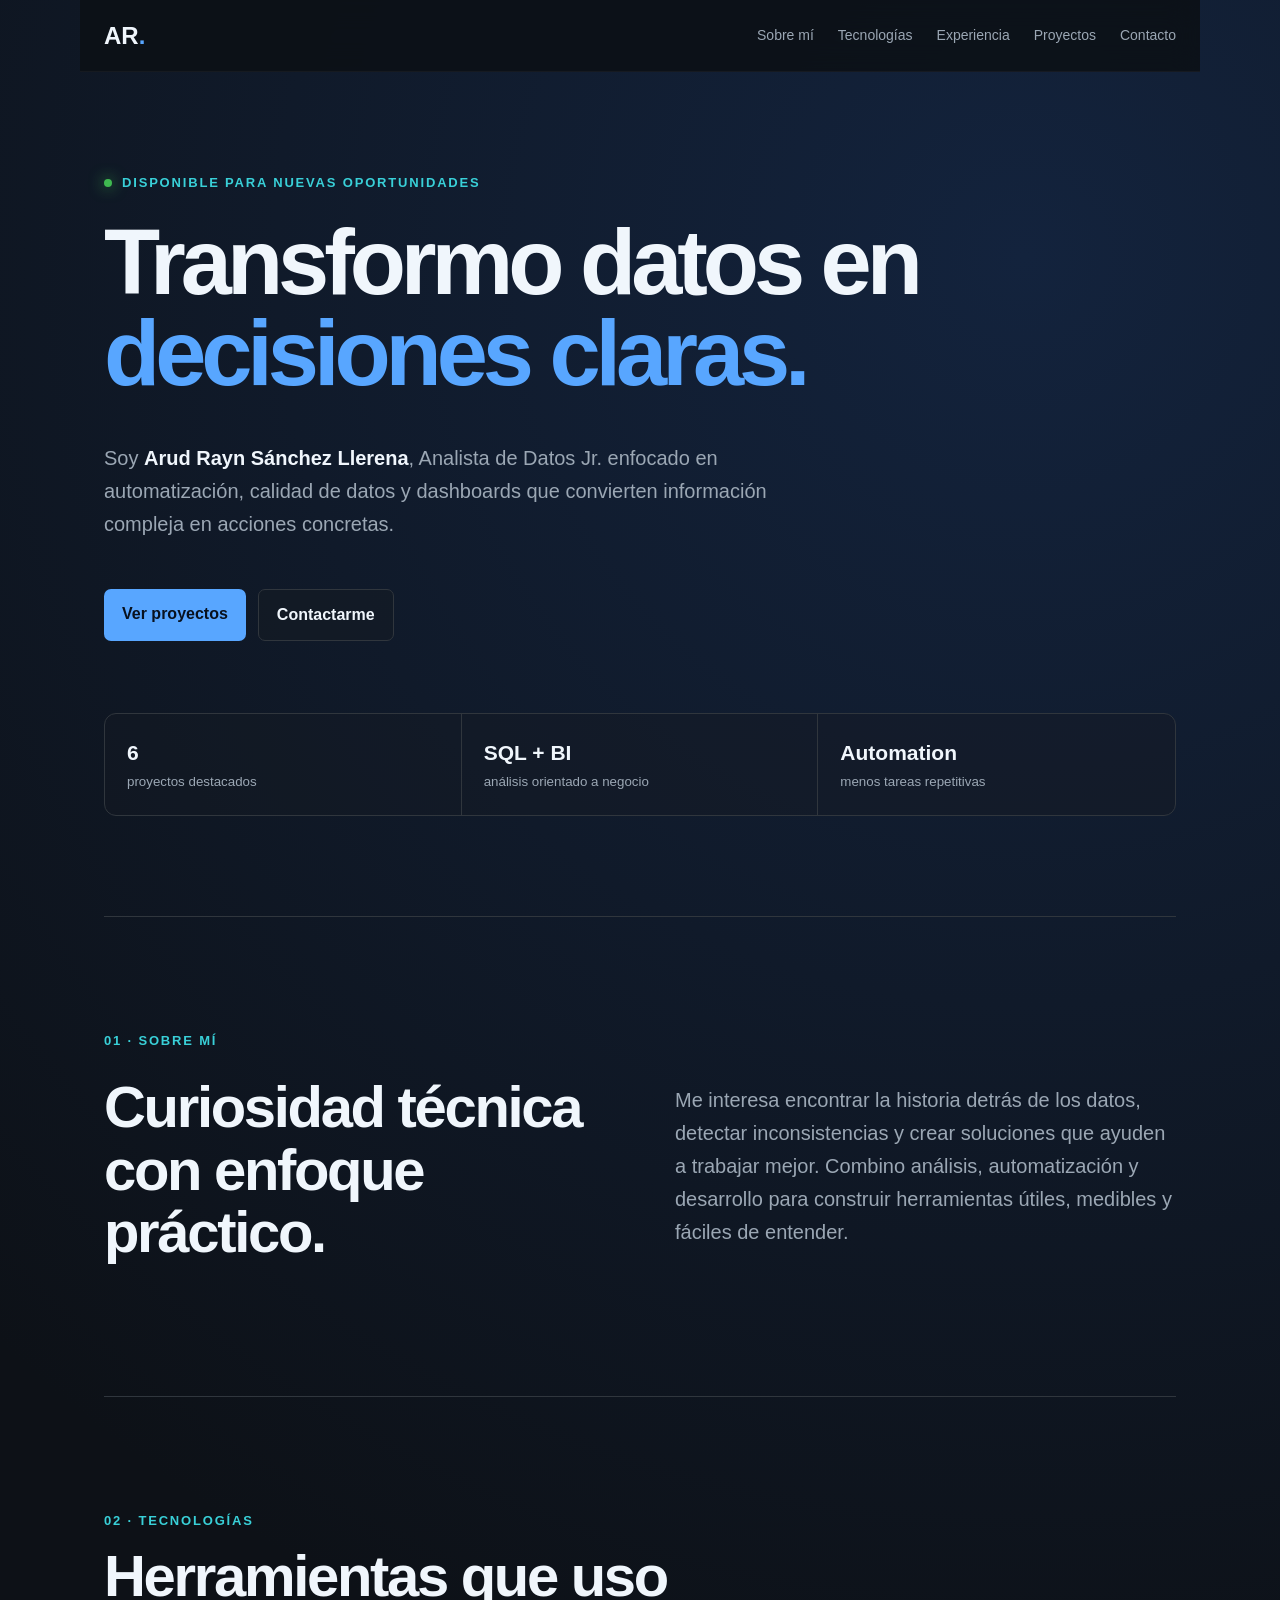
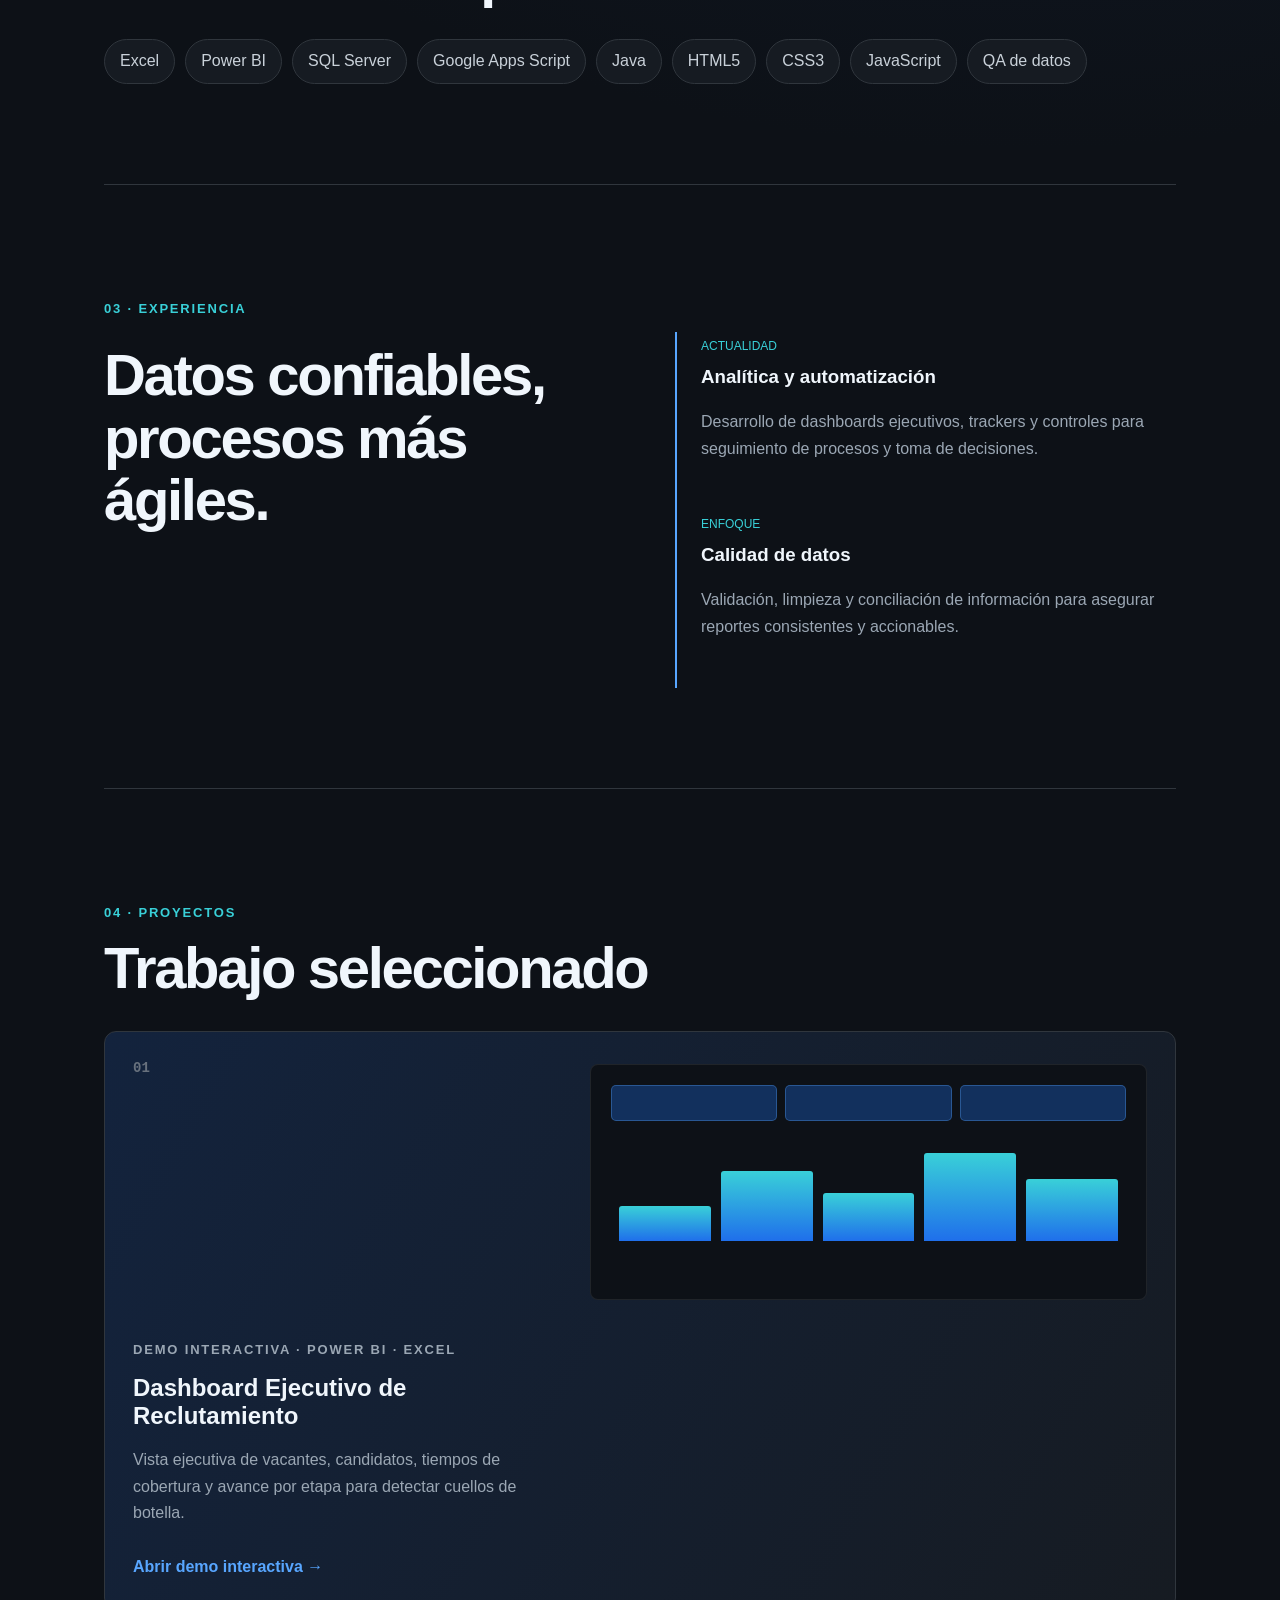
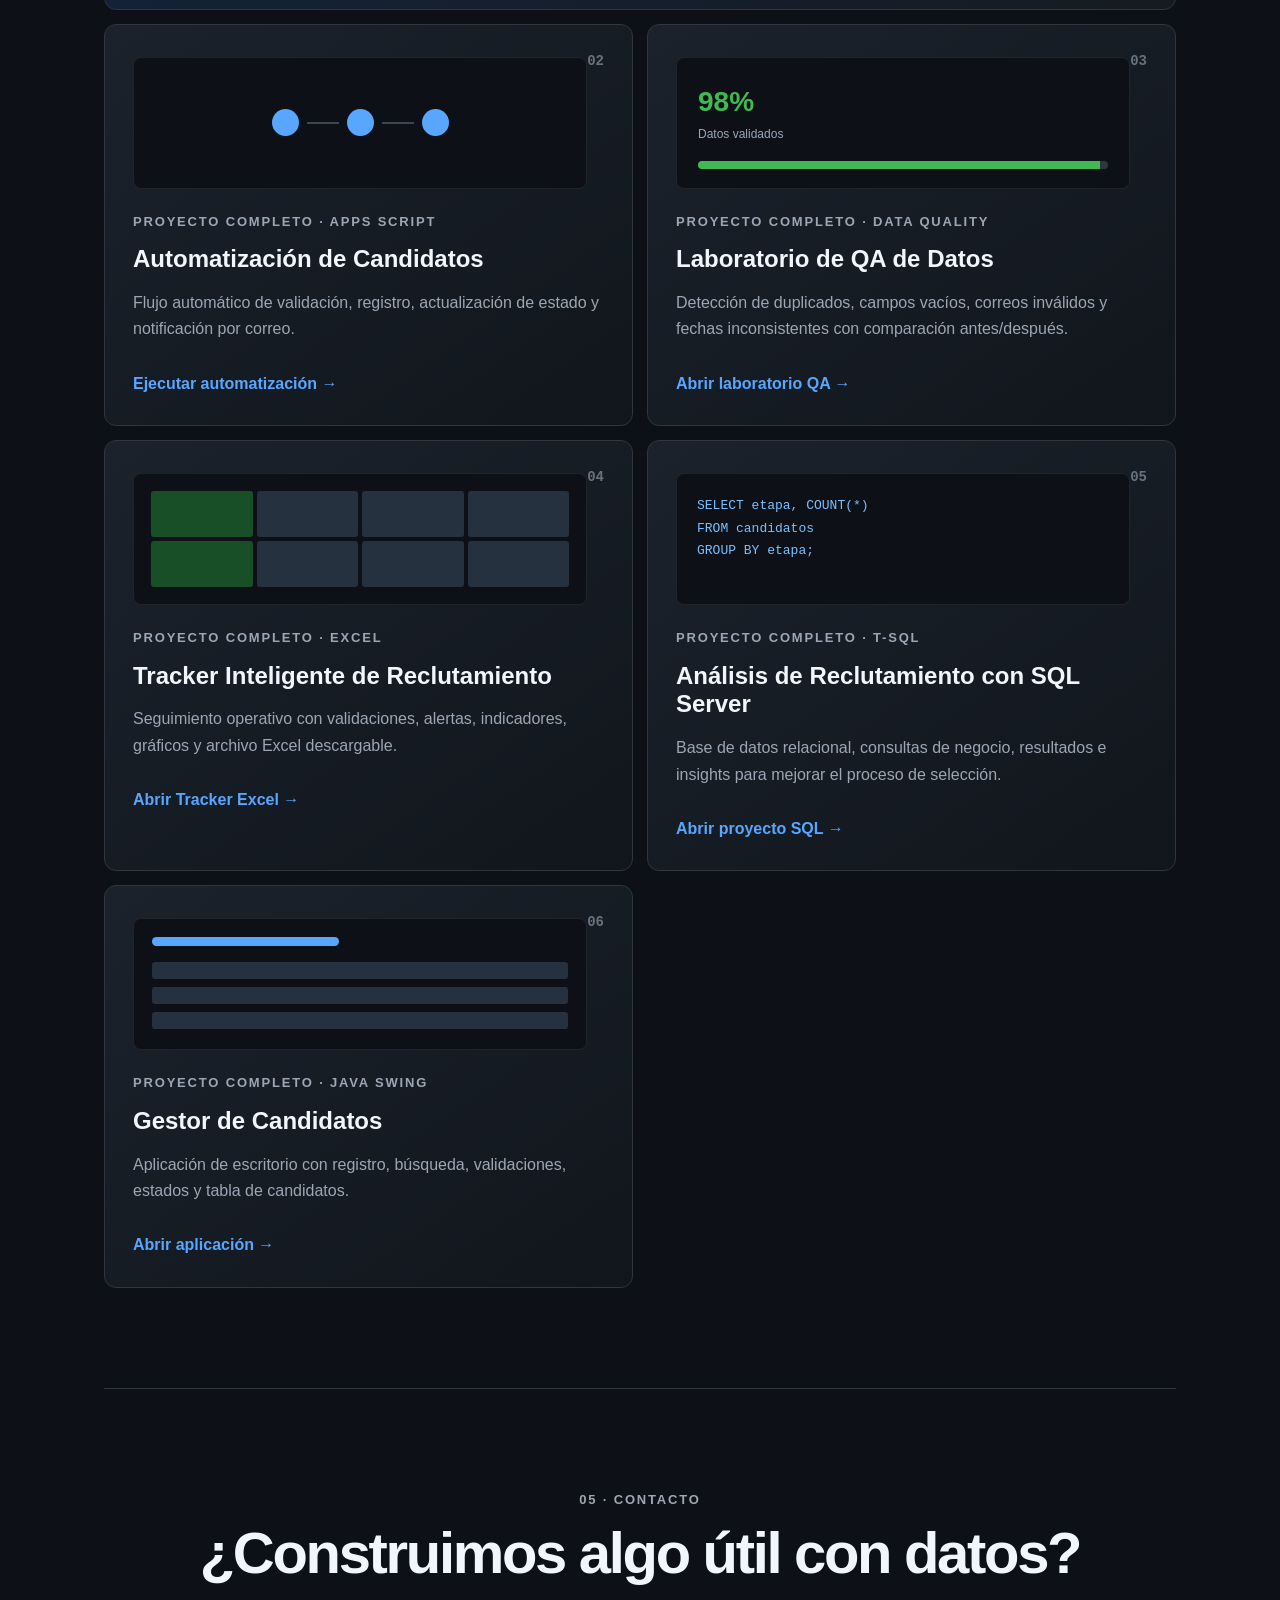
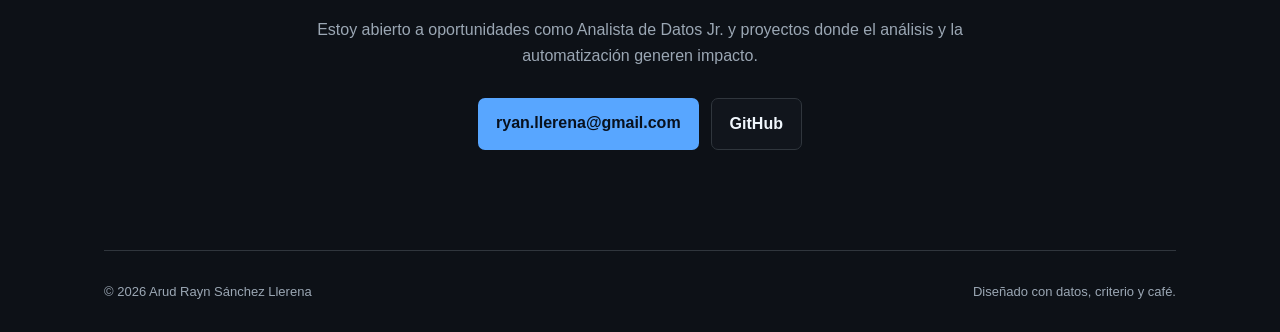
<file: index.html>
<!doctype html>
<html lang="es">
<head>
  <meta charset="utf-8"><meta name="viewport" content="width=device-width,initial-scale=1">
  <meta name="description" content="Portafolio de Arud Rayn Sánchez Llerena, Analista de Datos Jr.">
  <title>Arud Rayn Sánchez Llerena | Analista de Datos Jr.</title>
  <link rel="stylesheet" href="styles.css"><link rel="stylesheet" href="projects.css"><link rel="stylesheet" href="demo-link.css">
</head>
<body>
  <header class="nav"><a class="brand" href="#inicio">AR<span>.</span></a><button class="menu" aria-label="Abrir menú" aria-expanded="false">☰</button><nav><a href="#sobre-mi">Sobre mí</a><a href="#tecnologias">Tecnologías</a><a href="#experiencia">Experiencia</a><a href="#proyectos">Proyectos</a><a href="#contacto">Contacto</a></nav></header>
  <main>
    <section id="inicio" class="hero"><div class="eyebrow">Disponible para nuevas oportunidades</div><h1>Transformo datos en <span>decisiones claras.</span></h1><p class="lead">Soy <strong>Arud Rayn Sánchez Llerena</strong>, Analista de Datos Jr. enfocado en automatización, calidad de datos y dashboards que convierten información compleja en acciones concretas.</p><div class="actions"><a class="primary" href="#proyectos">Ver proyectos</a><a class="secondary" href="mailto:ryan.llerena@gmail.com">Contactarme</a></div><div class="metrics"><div><b>6</b><small>proyectos destacados</small></div><div><b>SQL + BI</b><small>análisis orientado a negocio</small></div><div><b>Automation</b><small>menos tareas repetitivas</small></div></div></section>
    <section id="sobre-mi"><p class="kicker">01 · Sobre mí</p><div class="split"><h2>Curiosidad técnica con enfoque práctico.</h2><p>Me interesa encontrar la historia detrás de los datos, detectar inconsistencias y crear soluciones que ayuden a trabajar mejor. Combino análisis, automatización y desarrollo para construir herramientas útiles, medibles y fáciles de entender.</p></div></section>
    <section id="tecnologias"><p class="kicker">02 · Tecnologías</p><h2>Herramientas que uso</h2><div class="chips"><span>Excel</span><span>Power BI</span><span>SQL Server</span><span>Google Apps Script</span><span>Java</span><span>HTML5</span><span>CSS3</span><span>JavaScript</span><span>QA de datos</span></div></section>
    <section id="experiencia"><p class="kicker">03 · Experiencia</p><div class="split"><h2>Datos confiables, procesos más ágiles.</h2><div class="timeline"><article><time>Actualidad</time><h3>Analítica y automatización</h3><p>Desarrollo de dashboards ejecutivos, trackers y controles para seguimiento de procesos y toma de decisiones.</p></article><article><time>Enfoque</time><h3>Calidad de datos</h3><p>Validación, limpieza y conciliación de información para asegurar reportes consistentes y accionables.</p></article></div></div></section>
    <section id="proyectos"><p class="kicker">04 · Proyectos</p><h2>Trabajo seleccionado</h2><div class="grid">
      <article class="featured project" data-project="reclutamiento"><span class="num">01</span><div class="project-preview dashboard"><div class="mini-kpis"><i></i><i></i><i></i></div><div class="mini-chart"><b></b><b></b><b></b><b></b><b></b></div></div><div><p class="tag">Demo interactiva · Power BI · Excel</p><h3>Dashboard Ejecutivo de Reclutamiento</h3><p>Vista ejecutiva de vacantes, candidatos, tiempos de cobertura y avance por etapa para detectar cuellos de botella.</p><a class="open-demo" href="dashboard.html">Abrir demo interactiva →</a></div></article>
      <article class="project" data-project="apps-script"><span class="num">02</span><div class="project-preview flow"><i></i><b></b><i></i><b></b><i></i></div><p class="tag">Proyecto completo · Apps Script</p><h3>Automatización de Candidatos</h3><p>Flujo automático de validación, registro, actualización de estado y notificación por correo.</p><a class="open-demo" href="apps-script-project.html">Ejecutar automatización →</a></article>
      <article class="project" data-project="qa"><span class="num">03</span><div class="project-preview quality"><b>98%</b><span>Datos validados</span><i></i></div><p class="tag">Proyecto completo · Data Quality</p><h3>Laboratorio de QA de Datos</h3><p>Detección de duplicados, campos vacíos, correos inválidos y fechas inconsistentes con comparación antes/después.</p><a class="open-demo" href="qa-project.html">Abrir laboratorio QA →</a></article>
      <article class="project" data-project="excel"><span class="num">04</span><div class="project-preview sheet"><i></i><i></i><i></i><i></i><i></i><i></i><i></i><i></i></div><p class="tag">Proyecto completo · Excel</p><h3>Tracker Inteligente de Reclutamiento</h3><p>Seguimiento operativo con validaciones, alertas, indicadores, gráficos y archivo Excel descargable.</p><a class="open-demo" href="tracker.html">Abrir Tracker Excel →</a></article>
      <article class="project" data-project="sql"><span class="num">05</span><div class="project-preview code"><code>SELECT etapa, COUNT(*)<br>FROM candidatos<br>GROUP BY etapa;</code></div><p class="tag">Proyecto completo · T-SQL</p><h3>Análisis de Reclutamiento con SQL Server</h3><p>Base de datos relacional, consultas de negocio, resultados e insights para mejorar el proceso de selección.</p><a class="open-demo" href="sql-project.html">Abrir proyecto SQL →</a></article>
      <article class="project" data-project="java"><span class="num">06</span><div class="project-preview window"><i></i><div><b></b><b></b><b></b></div></div><p class="tag">Proyecto completo · Java Swing</p><h3>Gestor de Candidatos</h3><p>Aplicación de escritorio con registro, búsqueda, validaciones, estados y tabla de candidatos.</p><a class="open-demo" href="java-project.html">Abrir aplicación →</a></article>
    </div></section>
    <dialog id="project-dialog"><button class="close" aria-label="Cerrar">×</button><p class="kicker" id="modal-tag"></p><h2 id="modal-title"></h2><p id="modal-description"></p><div class="case-grid"><div><small>Objetivo</small><p id="modal-objective"></p></div><div><small>Proceso</small><p id="modal-process"></p></div><div><small>Herramientas</small><p id="modal-tools"></p></div></div><p class="demo-note">Caso demostrativo del portafolio. Las capturas y archivos reales se pueden incorporar después.</p></dialog>
    <section id="contacto" class="contact"><p class="kicker">05 · Contacto</p><h2>¿Construimos algo útil con datos?</h2><p>Estoy abierto a oportunidades como Analista de Datos Jr. y proyectos donde el análisis y la automatización generen impacto.</p><div class="actions"><a class="primary" href="mailto:ryan.llerena@gmail.com">ryan.llerena@gmail.com</a><a class="secondary" href="https://github.com/ryanllerena-oss" target="_blank" rel="noreferrer">GitHub</a></div></section>
  </main><footer><span>© <span id="year"></span> Arud Rayn Sánchez Llerena</span><span>Diseñado con datos, criterio y café.</span></footer><script src="script.js"></script><script src="projects-v2.js"></script>
</body></html>
</file>
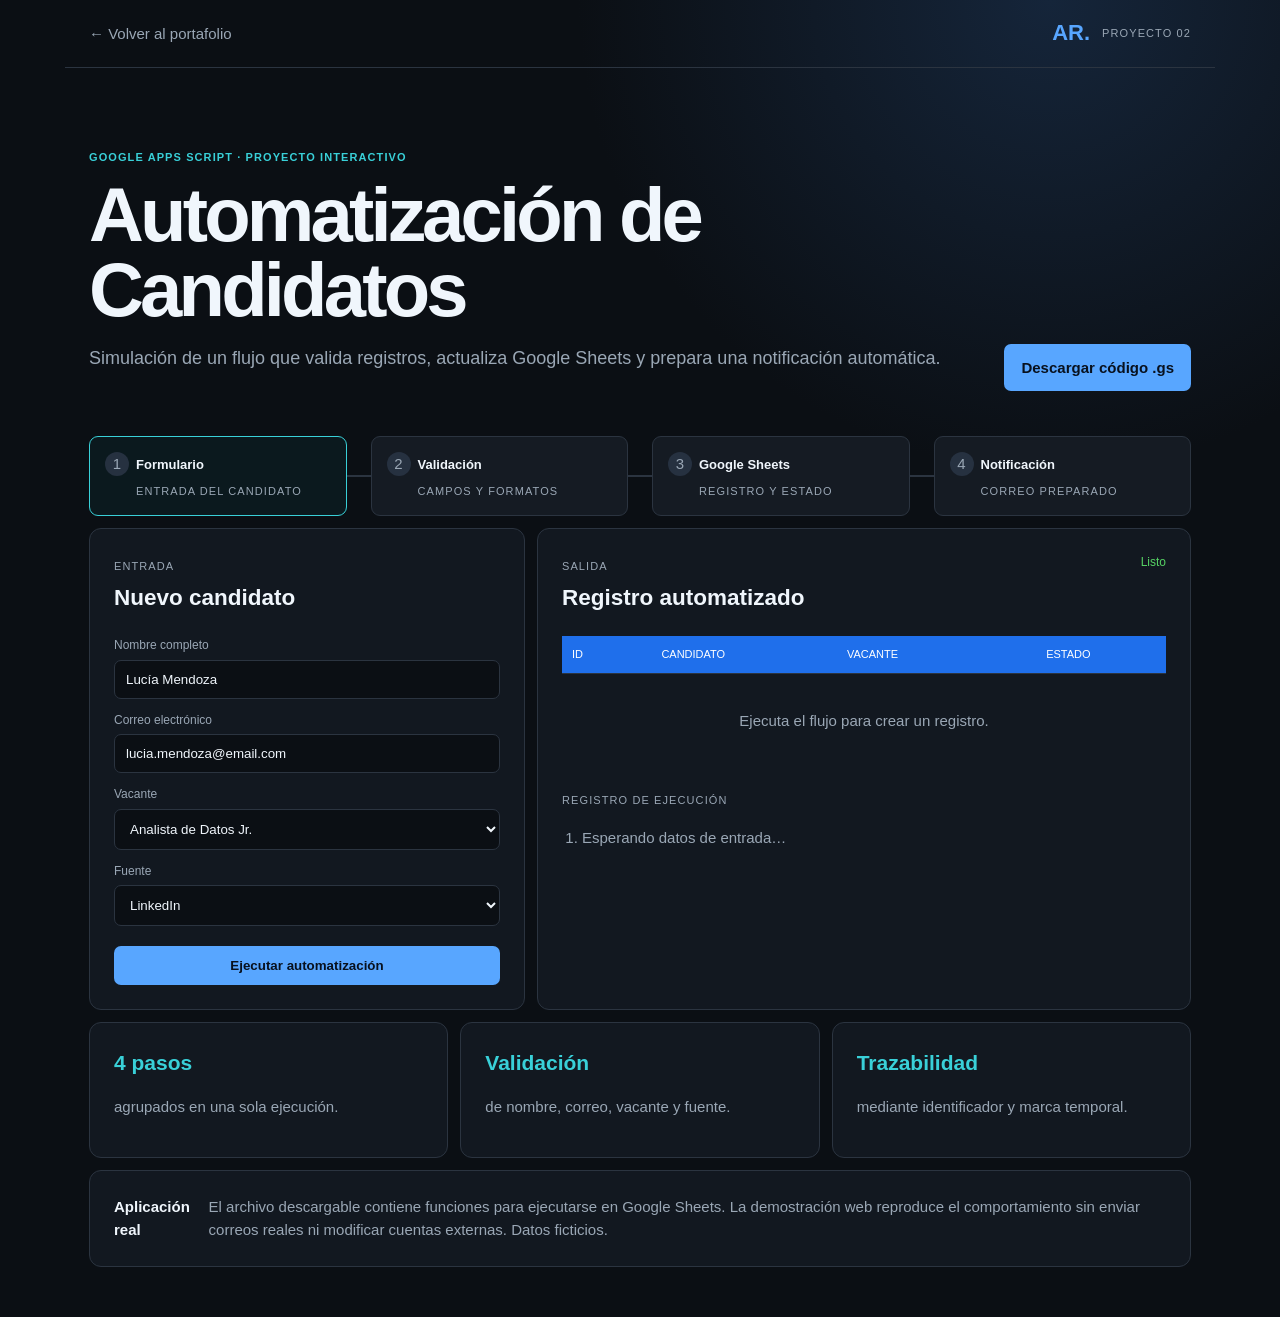
<file: apps-script-project.html>
<!doctype html><html lang="es"><head><meta charset="utf-8"><meta name="viewport" content="width=device-width,initial-scale=1"><title>Automatización con Google Apps Script</title><link rel="stylesheet" href="apps-script-project.css"></head><body><header><a href="index.html#proyectos">← Volver al portafolio</a><div><b>AR.</b><span>Proyecto 02</span></div></header><main>
<section class="hero"><div><p class="eyebrow">Google Apps Script · Proyecto interactivo</p><h1>Automatización de Candidatos</h1><p>Simulación de un flujo que valida registros, actualiza Google Sheets y prepara una notificación automática.</p></div><a class="download" href="codigo-automatizacion.gs" download>Descargar código .gs</a></section>
<section class="flow"><article class="active" data-step="1"><span>1</span><b>Formulario</b><small>Entrada del candidato</small></article><i></i><article data-step="2"><span>2</span><b>Validación</b><small>Campos y formatos</small></article><i></i><article data-step="3"><span>3</span><b>Google Sheets</b><small>Registro y estado</small></article><i></i><article data-step="4"><span>4</span><b>Notificación</b><small>Correo preparado</small></article></section>
<section class="workspace"><form id="candidateForm" class="panel"><small>Entrada</small><h2>Nuevo candidato</h2><label>Nombre completo<input id="name" value="Lucía Mendoza" required></label><label>Correo electrónico<input id="email" type="email" value="lucia.mendoza@email.com" required></label><label>Vacante<select id="job"><option>Analista de Datos Jr.</option><option>Desarrollador Java</option><option>Especialista BI</option></select></label><label>Fuente<select id="source"><option>LinkedIn</option><option>Referidos</option><option>Portal laboral</option></select></label><button>Ejecutar automatización</button></form><article class="panel result"><div class="result-head"><div><small>Salida</small><h2>Registro automatizado</h2></div><span id="runStatus">Listo</span></div><div id="sheetPreview"><div class="sheet-head"><span>ID</span><span>Candidato</span><span>Vacante</span><span>Estado</span></div><div class="empty">Ejecuta el flujo para crear un registro.</div></div><div class="log"><small>Registro de ejecución</small><ol id="logs"><li>Esperando datos de entrada…</li></ol></div></article></section>
<section class="metrics"><article><b>4 pasos</b><p>agrupados en una sola ejecución.</p></article><article><b>Validación</b><p>de nombre, correo, vacante y fuente.</p></article><article><b>Trazabilidad</b><p>mediante identificador y marca temporal.</p></article></section>
<aside><b>Aplicación real</b><p>El archivo descargable contiene funciones para ejecutarse en Google Sheets. La demostración web reproduce el comportamiento sin enviar correos reales ni modificar cuentas externas. Datos ficticios.</p></aside></main><script src="apps-script-project.js"></script></body></html>
</file>
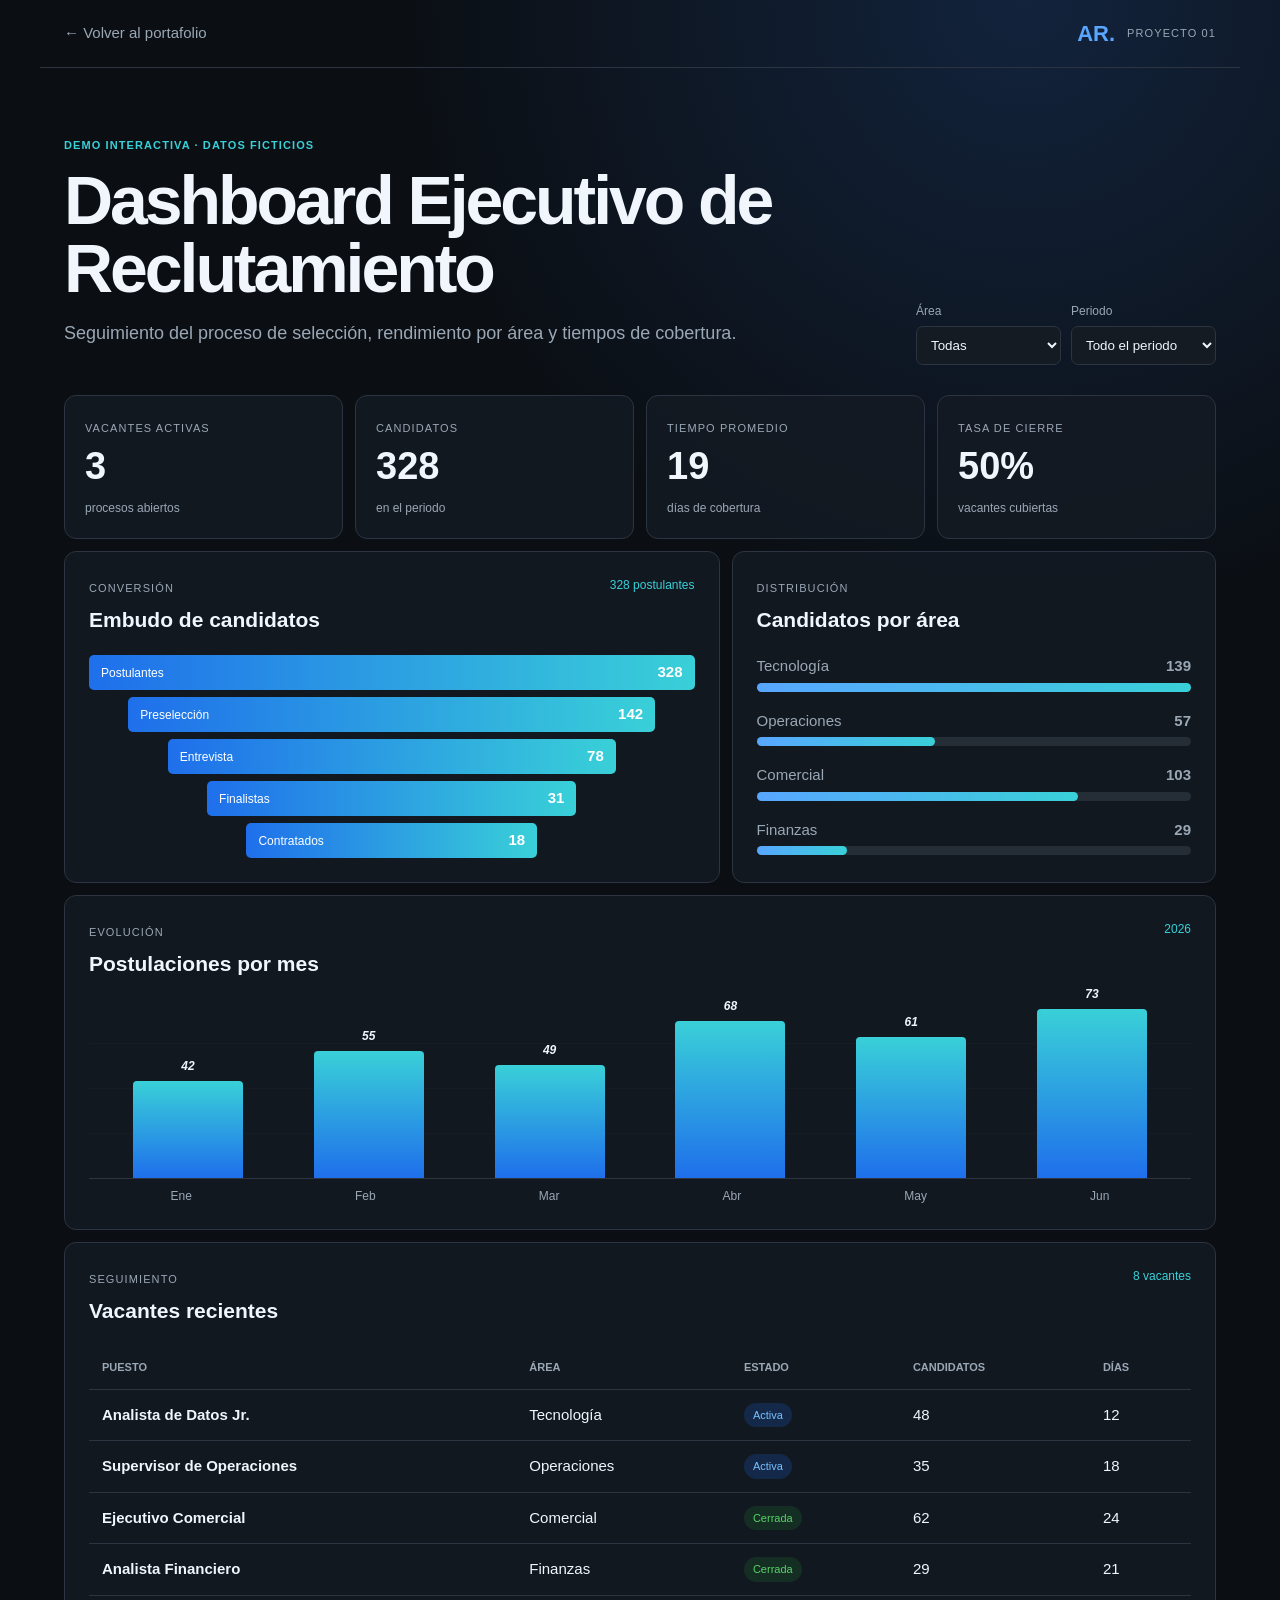
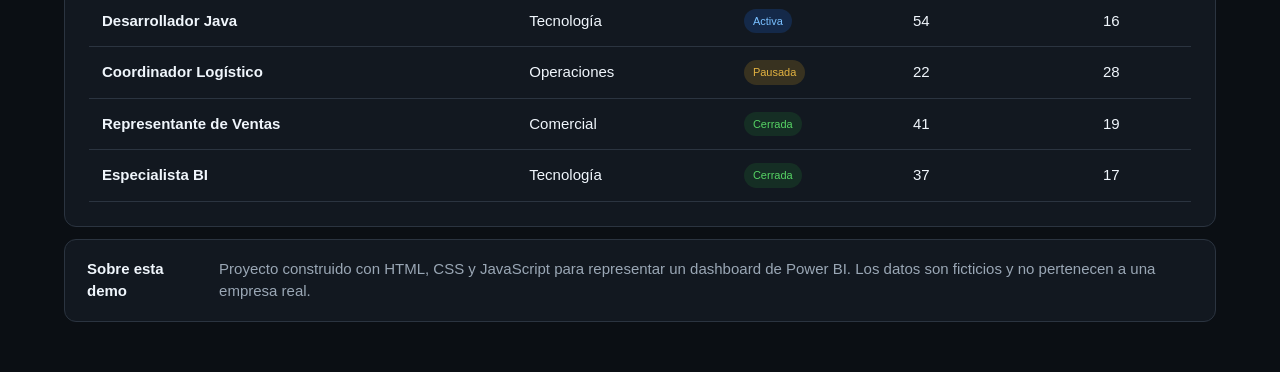
<file: dashboard.html>
<!doctype html><html lang="es"><head><meta charset="utf-8"><meta name="viewport" content="width=device-width,initial-scale=1"><title>Dashboard de Reclutamiento | Demo</title><link rel="stylesheet" href="dashboard.css"></head><body>
<header><a href="index.html#proyectos">← Volver al portafolio</a><div><b>AR.</b><span>Proyecto 01</span></div></header>
<main><section class="intro"><div><p class="eyebrow">Demo interactiva · Datos ficticios</p><h1>Dashboard Ejecutivo de Reclutamiento</h1><p>Seguimiento del proceso de selección, rendimiento por área y tiempos de cobertura.</p></div><div class="filters"><label>Área<select id="area"><option value="Todas">Todas</option><option>Tecnología</option><option>Operaciones</option><option>Comercial</option><option>Finanzas</option></select></label><label>Periodo<select id="period"><option value="Todo">Todo el periodo</option><option value="Q1">Q1</option><option value="Q2">Q2</option></select></label></div></section>
<section class="kpis"><article><small>Vacantes activas</small><strong id="vacantes">—</strong><span>procesos abiertos</span></article><article><small>Candidatos</small><strong id="candidatos">—</strong><span>en el periodo</span></article><article><small>Tiempo promedio</small><strong id="tiempo">—</strong><span>días de cobertura</span></article><article><small>Tasa de cierre</small><strong id="cierre">—</strong><span>vacantes cubiertas</span></article></section>
<section class="layout"><article class="panel"><div class="panel-title"><div><small>Conversión</small><h2>Embudo de candidatos</h2></div><span id="funnelTotal"></span></div><div id="funnel" class="funnel"></div></article><article class="panel"><small>Distribución</small><h2>Candidatos por área</h2><div id="areas" class="bars"></div></article><article class="panel wide"><div class="panel-title"><div><small>Evolución</small><h2>Postulaciones por mes</h2></div><span>2026</span></div><div id="trend" class="trend"></div><div class="months"><span>Ene</span><span>Feb</span><span>Mar</span><span>Abr</span><span>May</span><span>Jun</span></div></article></section>
<section class="panel table-panel"><div class="panel-title"><div><small>Seguimiento</small><h2>Vacantes recientes</h2></div><span id="rowsCount"></span></div><div class="table-wrap"><table><thead><tr><th>Puesto</th><th>Área</th><th>Estado</th><th>Candidatos</th><th>Días</th></tr></thead><tbody id="jobs"></tbody></table></div></section>
<aside><b>Sobre esta demo</b><p>Proyecto construido con HTML, CSS y JavaScript para representar un dashboard de Power BI. Los datos son ficticios y no pertenecen a una empresa real.</p></aside></main><script src="dashboard.js"></script></body></html>
</file>
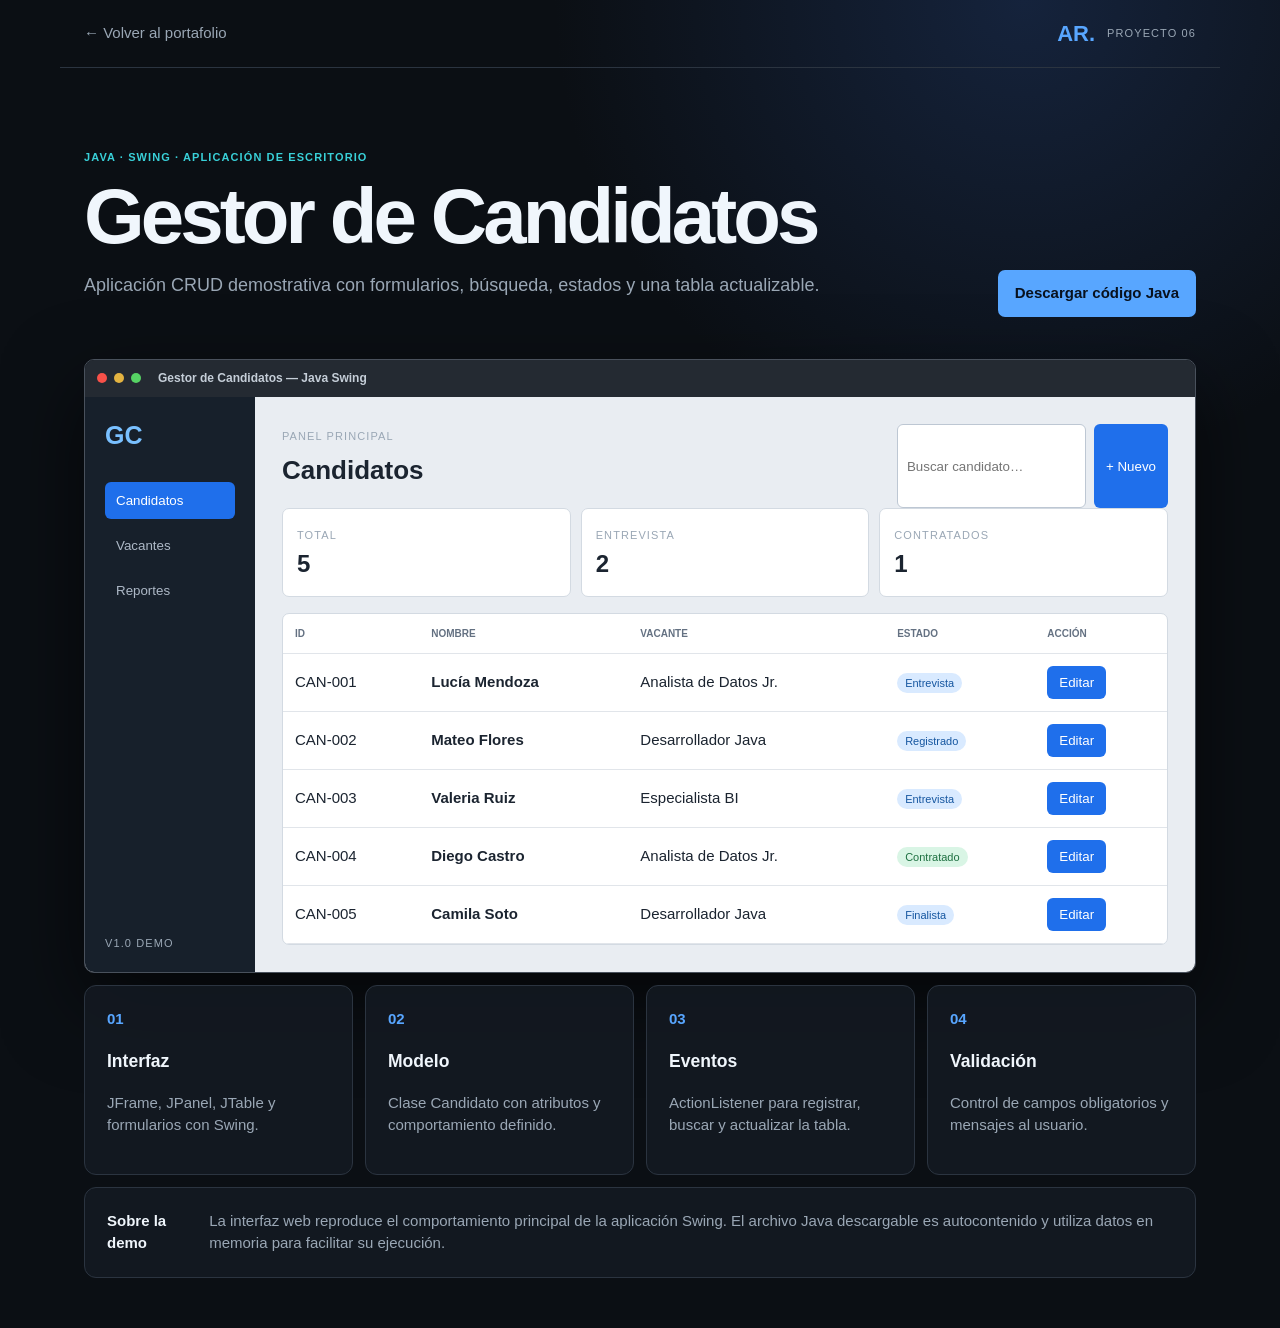
<file: java-project.html>
<!doctype html><html lang="es"><head><meta charset="utf-8"><meta name="viewport" content="width=device-width,initial-scale=1"><title>Gestor de Candidatos · Java Swing</title><link rel="stylesheet" href="java-project.css"></head><body><header><a href="index.html#proyectos">← Volver al portafolio</a><div><b>AR.</b><span>Proyecto 06</span></div></header><main>
<section class="hero"><div><p class="eyebrow">Java · Swing · Aplicación de escritorio</p><h1>Gestor de Candidatos</h1><p>Aplicación CRUD demostrativa con formularios, búsqueda, estados y una tabla actualizable.</p></div><a class="download" href="GestorCandidatos.java" download>Descargar código Java</a></section>
<section class="desktop"><div class="titlebar"><span></span><span></span><span></span><b>Gestor de Candidatos — Java Swing</b></div><div class="app"><aside class="sidebar"><b>GC</b><button class="active">Candidatos</button><button>Vacantes</button><button>Reportes</button><small>v1.0 demo</small></aside><div class="content"><div class="top"><div><small>Panel principal</small><h2>Candidatos</h2></div><div class="search"><input id="search" placeholder="Buscar candidato…"><button id="newBtn">+ Nuevo</button></div></div><div class="stats"><article><small>Total</small><b id="total">5</b></article><article><small>Entrevista</small><b id="interview">2</b></article><article><small>Contratados</small><b id="hired">1</b></article></div><div class="table-wrap"><table><thead><tr><th>ID</th><th>Nombre</th><th>Vacante</th><th>Estado</th><th>Acción</th></tr></thead><tbody id="candidateRows"></tbody></table></div></div></div></section>
<dialog id="candidateDialog"><button class="close" aria-label="Cerrar">×</button><small>Formulario Swing</small><h2>Nuevo candidato</h2><form id="candidateForm"><label>Nombre<input id="candidateName" required></label><label>Vacante<select id="candidateJob"><option>Analista de Datos Jr.</option><option>Desarrollador Java</option><option>Especialista BI</option></select></label><label>Estado<select id="candidateStatus"><option>Registrado</option><option>Entrevista</option><option>Finalista</option><option>Contratado</option></select></label><button>Guardar candidato</button></form></dialog>
<section class="architecture"><article><span>01</span><h3>Interfaz</h3><p>JFrame, JPanel, JTable y formularios con Swing.</p></article><article><span>02</span><h3>Modelo</h3><p>Clase Candidato con atributos y comportamiento definido.</p></article><article><span>03</span><h3>Eventos</h3><p>ActionListener para registrar, buscar y actualizar la tabla.</p></article><article><span>04</span><h3>Validación</h3><p>Control de campos obligatorios y mensajes al usuario.</p></article></section><aside class="note"><b>Sobre la demo</b><p>La interfaz web reproduce el comportamiento principal de la aplicación Swing. El archivo Java descargable es autocontenido y utiliza datos en memoria para facilitar su ejecución.</p></aside></main><script src="java-project.js"></script></body></html>
</file>
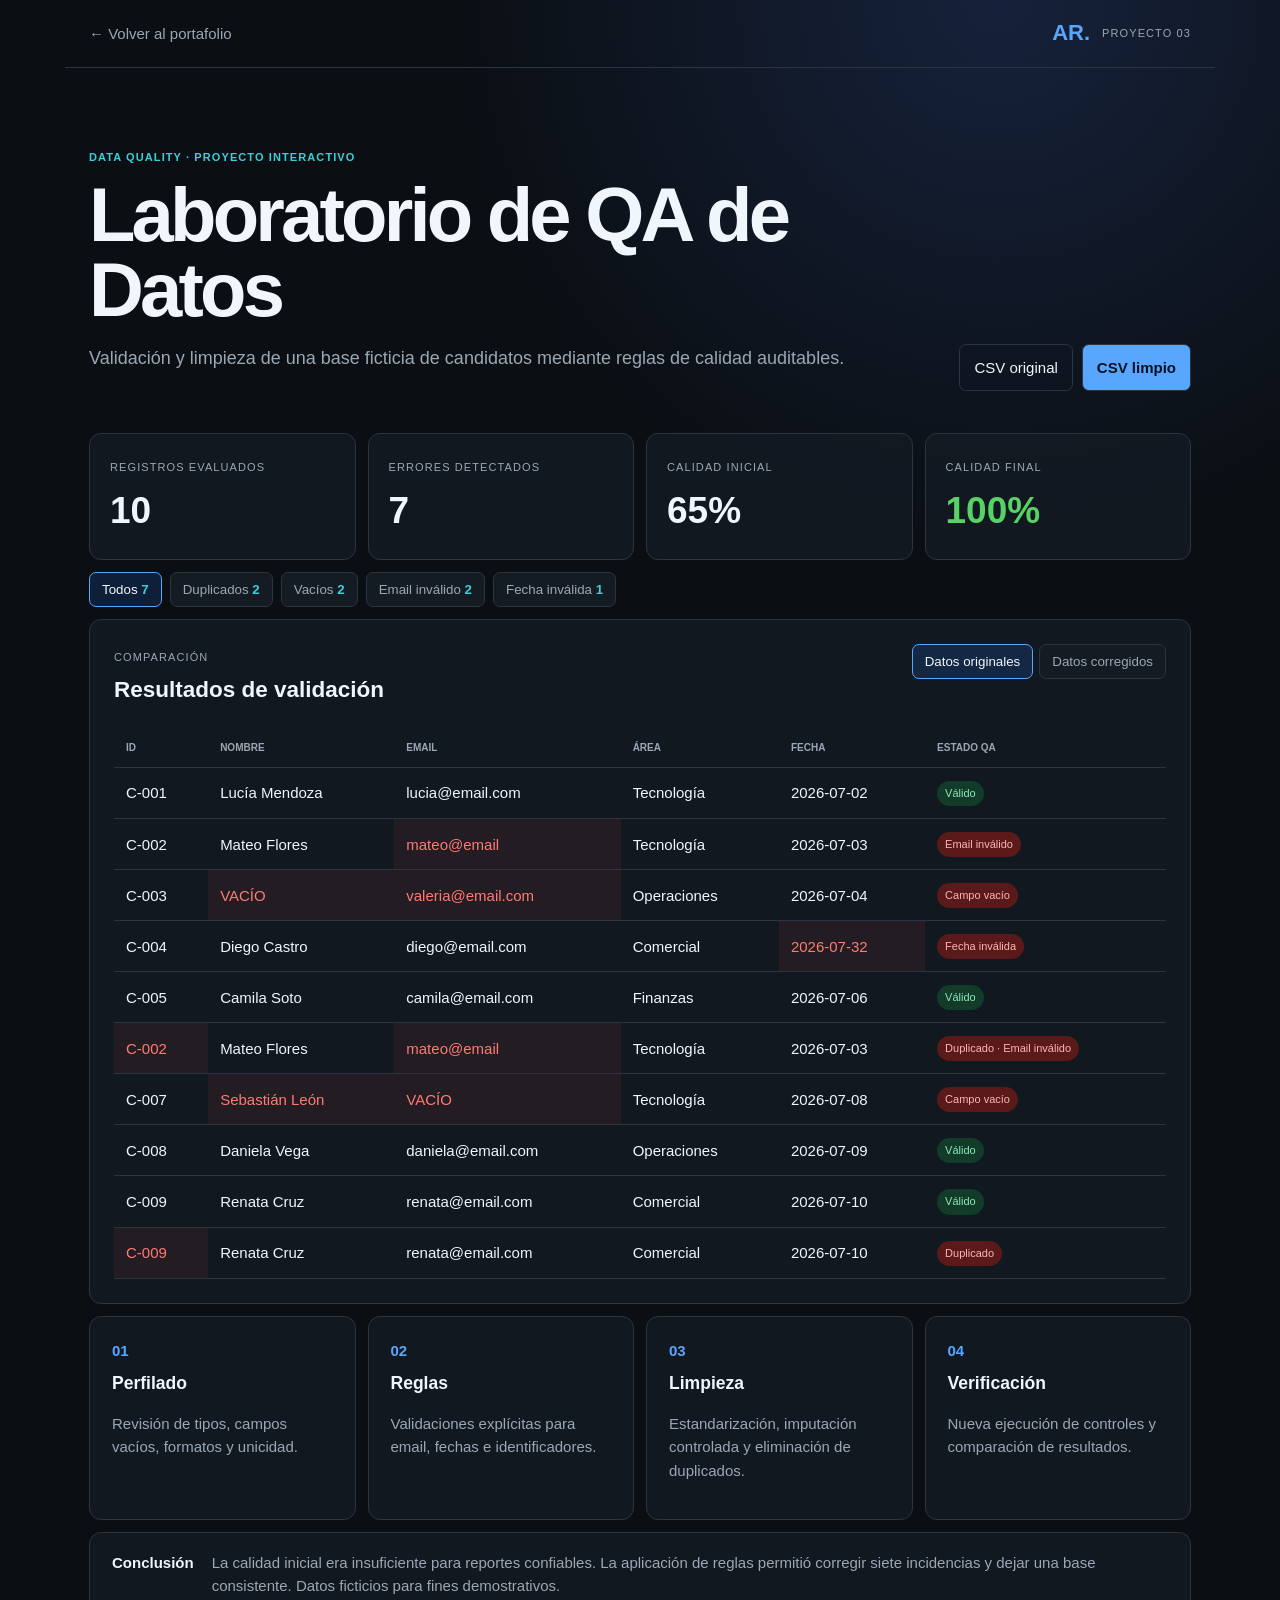
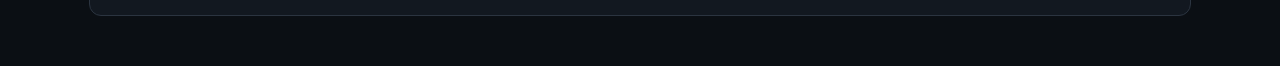
<file: qa-project.html>
<!doctype html><html lang="es"><head><meta charset="utf-8"><meta name="viewport" content="width=device-width,initial-scale=1"><title>Laboratorio de QA de Datos</title><link rel="stylesheet" href="qa-project.css"></head><body><header><a href="index.html#proyectos">← Volver al portafolio</a><div><b>AR.</b><span>Proyecto 03</span></div></header><main>
<section class="hero"><div><p class="eyebrow">Data Quality · Proyecto interactivo</p><h1>Laboratorio de QA de Datos</h1><p>Validación y limpieza de una base ficticia de candidatos mediante reglas de calidad auditables.</p></div><div class="downloads"><a href="candidatos_original.csv" download>CSV original</a><a class="primary" href="candidatos_limpio.csv" download>CSV limpio</a></div></section>
<section class="kpis"><article><small>Registros evaluados</small><strong>10</strong></article><article><small>Errores detectados</small><strong id="issues">7</strong></article><article><small>Calidad inicial</small><strong>65%</strong></article><article><small>Calidad final</small><strong class="green">100%</strong></article></section>
<section class="rules"><button class="active" data-rule="all">Todos <b>7</b></button><button data-rule="duplicate">Duplicados <b>2</b></button><button data-rule="empty">Vacíos <b>2</b></button><button data-rule="email">Email inválido <b>2</b></button><button data-rule="date">Fecha inválida <b>1</b></button></section>
<section class="panel"><div class="panel-head"><div><small>Comparación</small><h2>Resultados de validación</h2></div><div class="toggle"><button class="active" data-view="raw">Datos originales</button><button data-view="clean">Datos corregidos</button></div></div><div class="table-wrap"><table><thead><tr><th>ID</th><th>Nombre</th><th>Email</th><th>Área</th><th>Fecha</th><th>Estado QA</th></tr></thead><tbody id="qaRows"></tbody></table></div></section>
<section class="method"><article><span>01</span><h3>Perfilado</h3><p>Revisión de tipos, campos vacíos, formatos y unicidad.</p></article><article><span>02</span><h3>Reglas</h3><p>Validaciones explícitas para email, fechas e identificadores.</p></article><article><span>03</span><h3>Limpieza</h3><p>Estandarización, imputación controlada y eliminación de duplicados.</p></article><article><span>04</span><h3>Verificación</h3><p>Nueva ejecución de controles y comparación de resultados.</p></article></section>
<aside><b>Conclusión</b><p>La calidad inicial era insuficiente para reportes confiables. La aplicación de reglas permitió corregir siete incidencias y dejar una base consistente. Datos ficticios para fines demostrativos.</p></aside></main><script src="qa-project.js"></script></body></html>
</file>
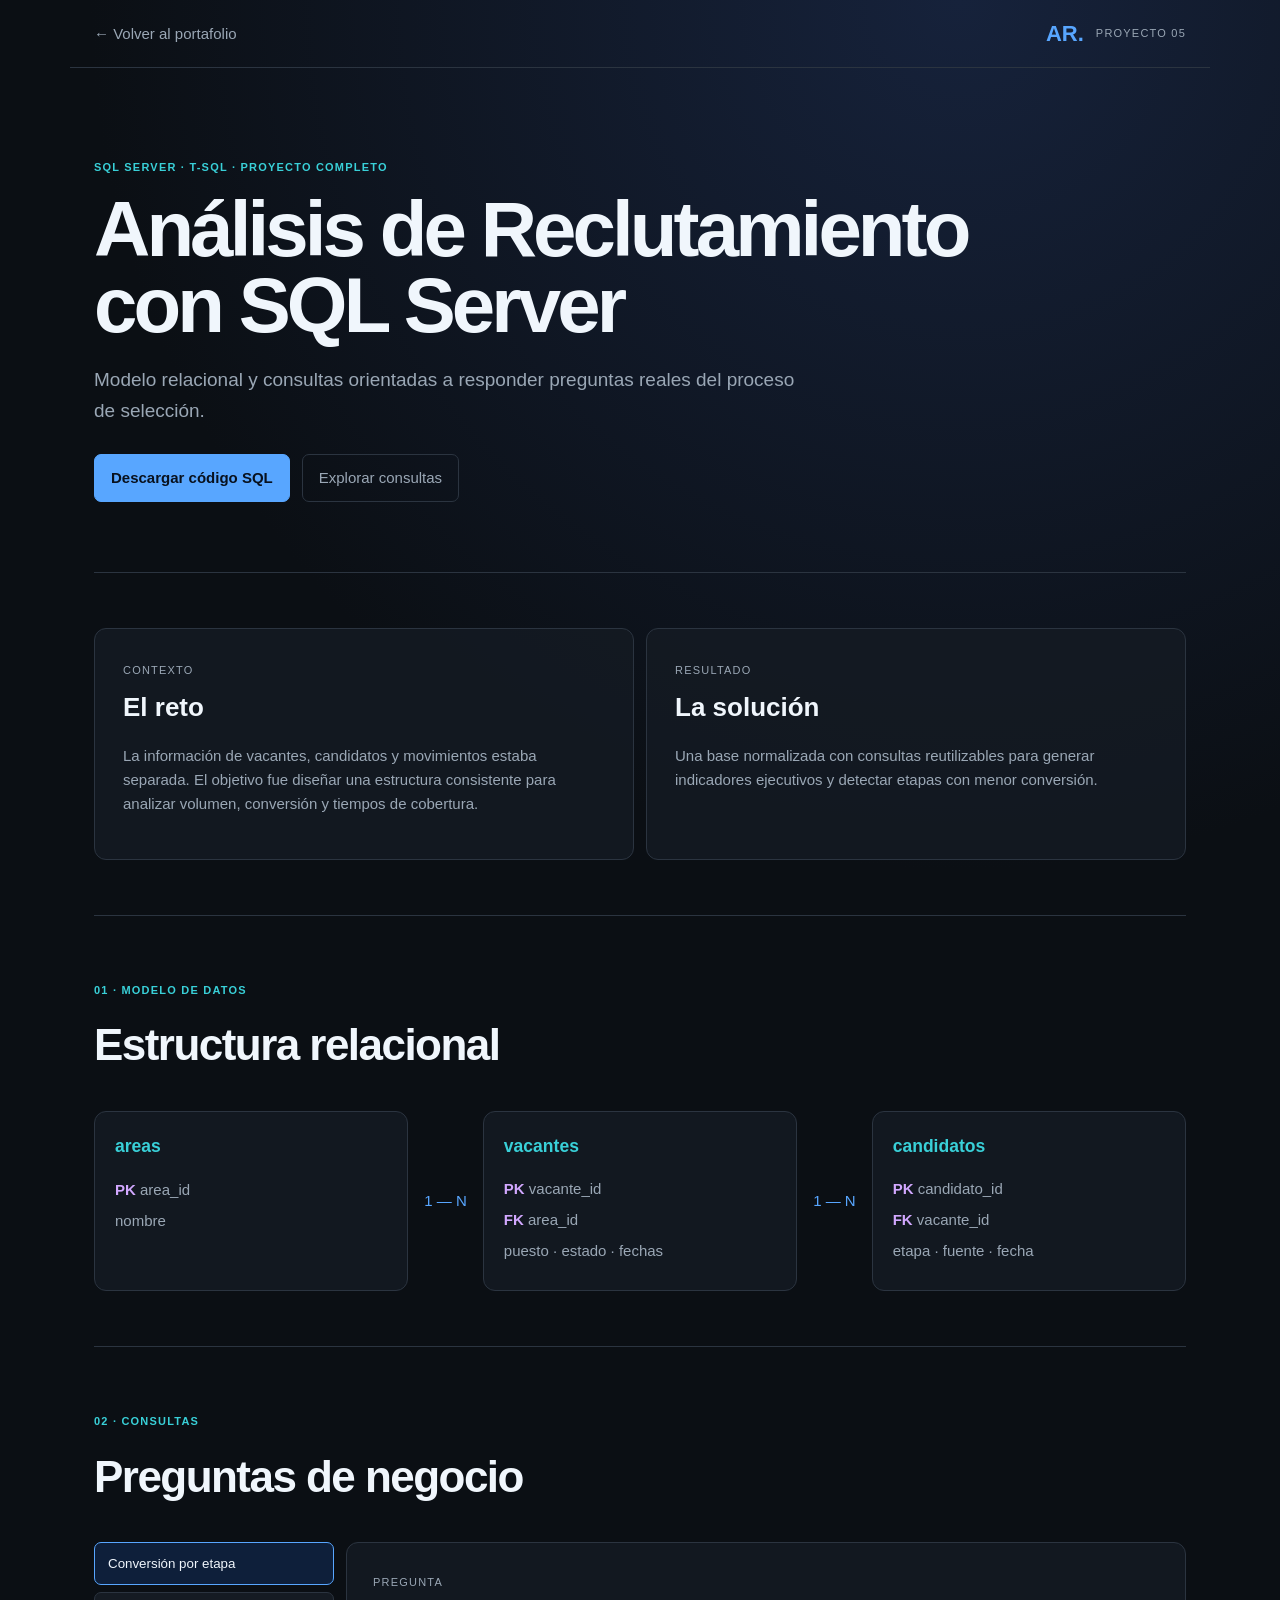
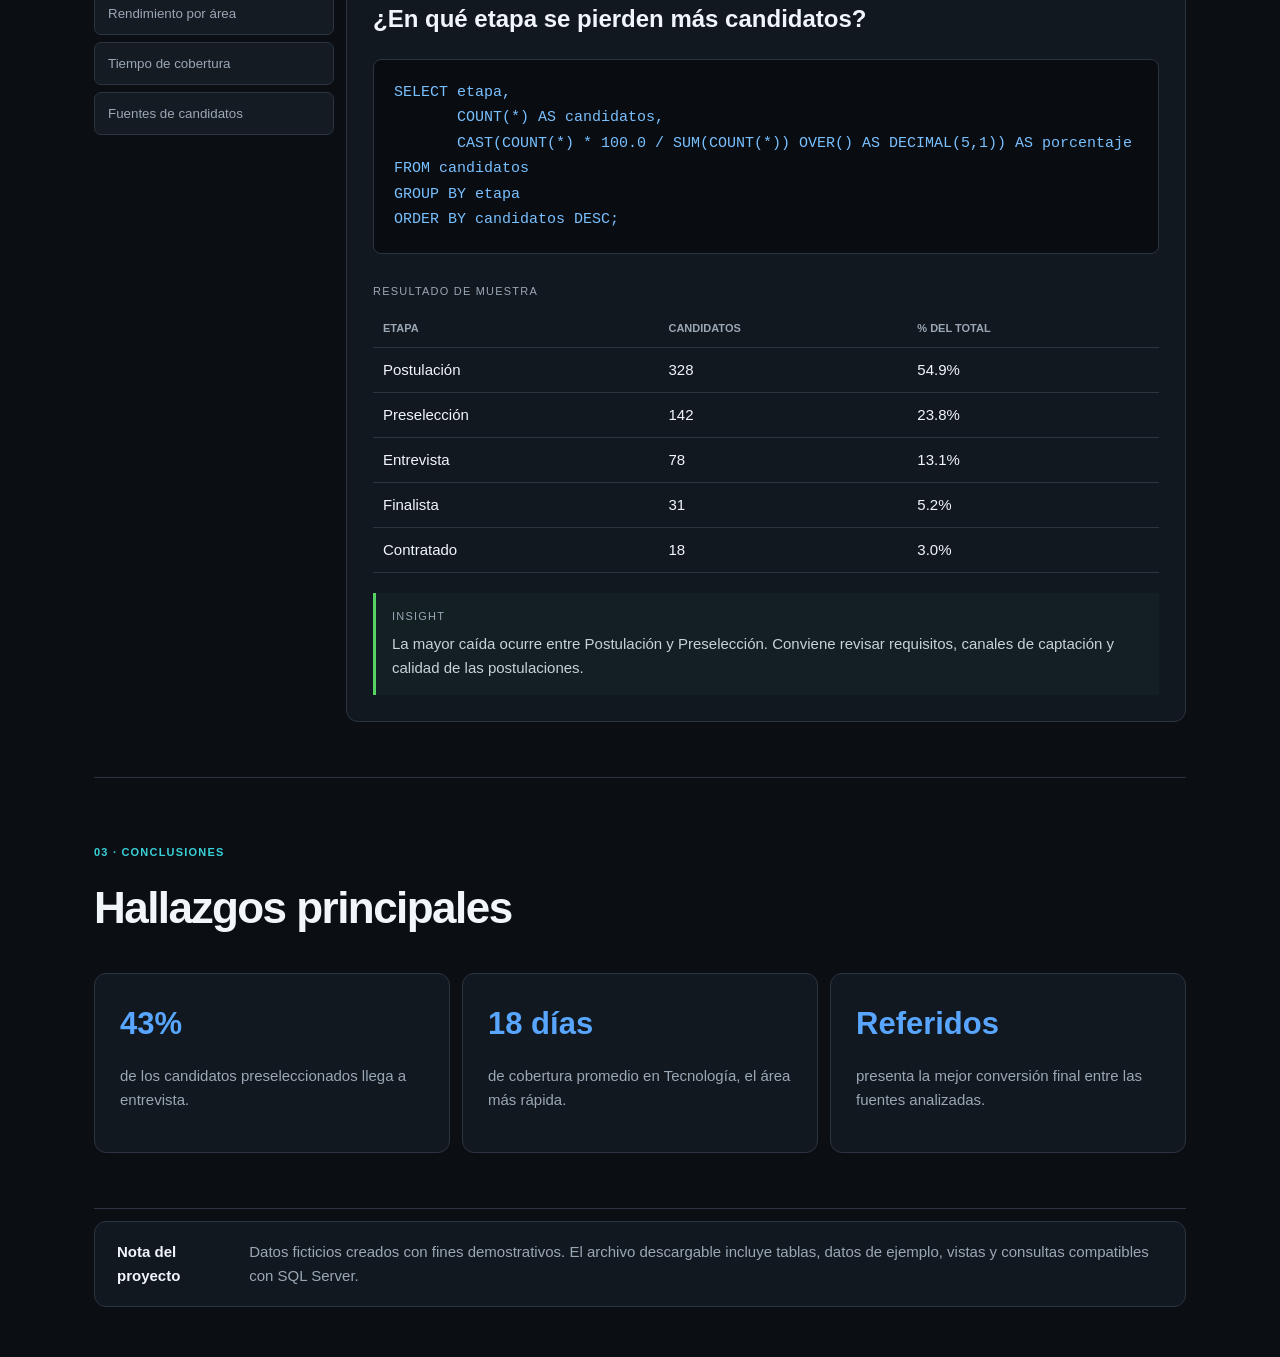
<file: sql-project.html>
<!doctype html><html lang="es"><head><meta charset="utf-8"><meta name="viewport" content="width=device-width,initial-scale=1"><title>Análisis de Reclutamiento con SQL Server</title><link rel="stylesheet" href="sql-project.css"></head><body><header><a href="index.html#proyectos">← Volver al portafolio</a><div><b>AR.</b><span>Proyecto 05</span></div></header><main>
<section class="hero"><p class="eyebrow">SQL Server · T-SQL · Proyecto completo</p><h1>Análisis de Reclutamiento con SQL Server</h1><p>Modelo relacional y consultas orientadas a responder preguntas reales del proceso de selección.</p><div class="actions"><a class="primary" href="reclutamiento.sql" download>Descargar código SQL</a><a href="#consultas">Explorar consultas</a></div></section>
<section class="summary"><article><small>Contexto</small><h2>El reto</h2><p>La información de vacantes, candidatos y movimientos estaba separada. El objetivo fue diseñar una estructura consistente para analizar volumen, conversión y tiempos de cobertura.</p></article><article><small>Resultado</small><h2>La solución</h2><p>Una base normalizada con consultas reutilizables para generar indicadores ejecutivos y detectar etapas con menor conversión.</p></article></section>
<section><p class="eyebrow">01 · Modelo de datos</p><h2 class="section-title">Estructura relacional</h2><div class="schema"><article><h3>areas</h3><p><b>PK</b> area_id</p><p>nombre</p></article><i>1 — N</i><article><h3>vacantes</h3><p><b>PK</b> vacante_id</p><p><b>FK</b> area_id</p><p>puesto · estado · fechas</p></article><i>1 — N</i><article><h3>candidatos</h3><p><b>PK</b> candidato_id</p><p><b>FK</b> vacante_id</p><p>etapa · fuente · fecha</p></article></div></section>
<section id="consultas"><p class="eyebrow">02 · Consultas</p><h2 class="section-title">Preguntas de negocio</h2><div class="query-layout"><nav id="queryTabs"><button class="active" data-q="conversion">Conversión por etapa</button><button data-q="areas">Rendimiento por área</button><button data-q="tiempo">Tiempo de cobertura</button><button data-q="fuentes">Fuentes de candidatos</button></nav><article class="query-card"><div class="question"><small>Pregunta</small><h3 id="question"></h3></div><pre><code id="sqlCode"></code></pre><div class="result"><small>Resultado de muestra</small><div id="resultTable"></div></div><div class="insight"><small>Insight</small><p id="insight"></p></div></article></div></section>
<section><p class="eyebrow">03 · Conclusiones</p><h2 class="section-title">Hallazgos principales</h2><div class="findings"><article><b>43%</b><p>de los candidatos preseleccionados llega a entrevista.</p></article><article><b>18 días</b><p>de cobertura promedio en Tecnología, el área más rápida.</p></article><article><b>Referidos</b><p>presenta la mejor conversión final entre las fuentes analizadas.</p></article></div></section>
<aside><b>Nota del proyecto</b><p>Datos ficticios creados con fines demostrativos. El archivo descargable incluye tablas, datos de ejemplo, vistas y consultas compatibles con SQL Server.</p></aside></main><script src="sql-project.js"></script></body></html>
</file>
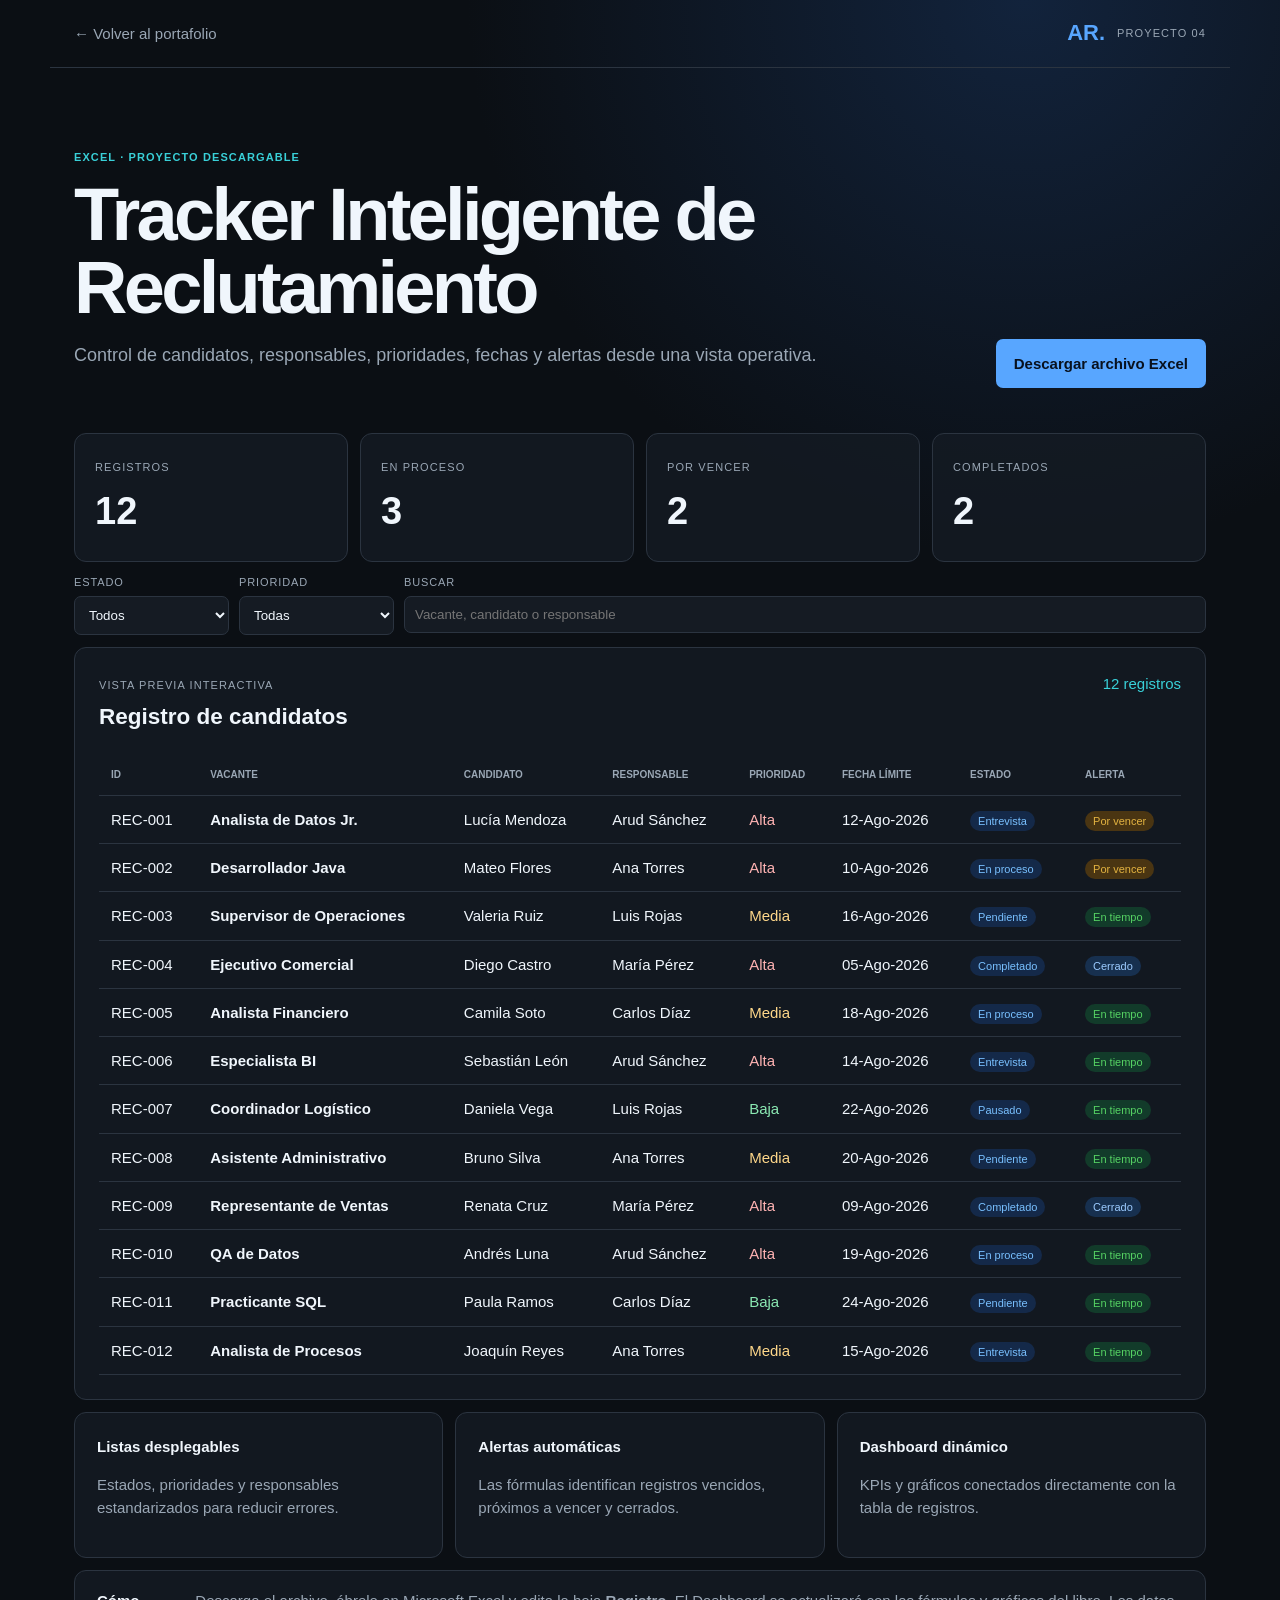
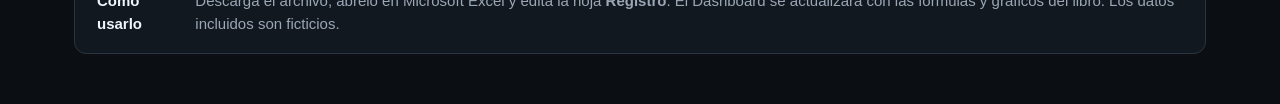
<file: tracker.html>
<!doctype html><html lang="es"><head><meta charset="utf-8"><meta name="viewport" content="width=device-width,initial-scale=1"><title>Tracker Inteligente de Reclutamiento</title><link rel="stylesheet" href="tracker.css"></head><body><header><a href="index.html#proyectos">← Volver al portafolio</a><div><b>AR.</b><span>Proyecto 04</span></div></header><main>
<section class="hero"><div><p class="eyebrow">Excel · Proyecto descargable</p><h1>Tracker Inteligente de Reclutamiento</h1><p>Control de candidatos, responsables, prioridades, fechas y alertas desde una vista operativa.</p></div><a class="download" href="Tracker_Inteligente_Reclutamiento.xlsx" download>Descargar archivo Excel</a></section>
<section class="kpis"><article><small>Registros</small><strong id="kTotal">12</strong></article><article><small>En proceso</small><strong id="kProcess">3</strong></article><article><small>Por vencer</small><strong id="kRisk">2</strong></article><article><small>Completados</small><strong id="kDone">2</strong></article></section>
<section class="controls"><label>Estado<select id="statusFilter"><option>Todos</option><option>Pendiente</option><option>En proceso</option><option>Entrevista</option><option>Completado</option><option>Pausado</option></select></label><label>Prioridad<select id="priorityFilter"><option>Todas</option><option>Alta</option><option>Media</option><option>Baja</option></select></label><label class="search">Buscar<input id="searchInput" placeholder="Vacante, candidato o responsable"></label></section>
<section class="panel"><div class="panel-head"><div><small>Vista previa interactiva</small><h2>Registro de candidatos</h2></div><span id="count"></span></div><div class="table-wrap"><table><thead><tr><th>ID</th><th>Vacante</th><th>Candidato</th><th>Responsable</th><th>Prioridad</th><th>Fecha límite</th><th>Estado</th><th>Alerta</th></tr></thead><tbody id="trackerRows"></tbody></table></div></section>
<section class="features"><article><b>Listas desplegables</b><p>Estados, prioridades y responsables estandarizados para reducir errores.</p></article><article><b>Alertas automáticas</b><p>Las fórmulas identifican registros vencidos, próximos a vencer y cerrados.</p></article><article><b>Dashboard dinámico</b><p>KPIs y gráficos conectados directamente con la tabla de registros.</p></article></section>
<aside><b>Cómo usarlo</b><p>Descarga el archivo, ábrelo en Microsoft Excel y edita la hoja <strong>Registro</strong>. El Dashboard se actualizará con las fórmulas y gráficos del libro. Los datos incluidos son ficticios.</p></aside></main><script src="tracker.js"></script></body></html>
</file>
<file: styles.css>
:root{--bg:#0d1117;--panel:#161b22;--line:#30363d;--text:#f0f6fc;--muted:#9ba7b4;--blue:#58a6ff;--cyan:#39d0d8;--max:1120px}*{box-sizing:border-box}html{scroll-behavior:smooth}body{margin:0;background:radial-gradient(circle at 80% 5%,#13233d 0,transparent 30%),var(--bg);color:var(--text);font:16px/1.65 Inter,"Segoe UI",sans-serif}.nav{height:72px;display:flex;align-items:center;justify-content:space-between;max-width:var(--max);margin:auto;padding:0 24px;position:sticky;top:0;z-index:10;background:#0d1117e8;backdrop-filter:blur(14px);border-bottom:1px solid #ffffff0a}.brand{font-size:24px;font-weight:800;color:var(--text);text-decoration:none}.brand span,.hero h1 span{color:var(--blue)}nav{display:flex;gap:24px}nav a{color:var(--muted);text-decoration:none;font-size:14px}nav a:hover{color:var(--text)}.menu{display:none;background:none;border:0;color:white;font-size:24px}main,footer{max-width:var(--max);margin:auto;padding:0 24px}section{padding:100px 0;border-bottom:1px solid var(--line)}.hero{min-height:calc(100vh - 72px);display:flex;flex-direction:column;justify-content:center}.eyebrow,.kicker,.tag{color:var(--cyan);font-size:13px;text-transform:uppercase;letter-spacing:.14em;font-weight:700}.eyebrow:before{content:"";display:inline-block;width:8px;height:8px;border-radius:50%;background:#3fb950;box-shadow:0 0 15px #3fb950;margin-right:10px}.hero h1{max-width:900px;font-size:clamp(48px,8vw,92px);line-height:.98;letter-spacing:-.055em;margin:24px 0}.lead{max-width:740px;color:var(--muted);font-size:20px}.lead strong{color:var(--text)}.actions{display:flex;gap:12px;margin-top:28px}.actions a{padding:12px 18px;border-radius:7px;text-decoration:none;font-weight:700}.primary{background:var(--blue);color:#08111e}.secondary{border:1px solid var(--line);color:var(--text);background:#161b2288}.metrics{display:grid;grid-template-columns:repeat(3,1fr);margin-top:72px;border:1px solid var(--line);border-radius:12px;background:#161b2270}.metrics div{padding:22px;border-right:1px solid var(--line)}.metrics div:last-child{border:0}.metrics b,.metrics small{display:block}.metrics b{font-size:21px}.metrics small{color:var(--muted)}h2{font-size:clamp(34px,5vw,58px);line-height:1.08;letter-spacing:-.04em;margin:12px 0 32px}.split{display:grid;grid-template-columns:1fr 1fr;gap:70px}.split>p{font-size:20px;color:var(--muted)}.chips{display:flex;flex-wrap:wrap;gap:10px}.chips span{background:var(--panel);border:1px solid var(--line);border-radius:100px;padding:8px 15px;color:#c9d1d9}.timeline article{border-left:2px solid var(--blue);padding:0 0 32px 24px}.timeline time{color:var(--cyan);font-size:12px;text-transform:uppercase}.timeline h3{margin:4px 0}.timeline p,.grid p,.contact>p{color:var(--muted)}.grid{display:grid;grid-template-columns:repeat(2,1fr);gap:14px}.grid article{min-height:260px;background:linear-gradient(145deg,#1b222c,#11161c);border:1px solid var(--line);border-radius:12px;padding:28px;transition:.25s}.grid article:hover{transform:translateY(-4px);border-color:#58a6ff80}.grid .featured{grid-column:span 2;display:grid;grid-template-columns:1fr 3fr;background:linear-gradient(120deg,#13233d,#161b22)}.num{float:right;color:#68717d;font:700 14px monospace}.grid h3{font-size:24px;line-height:1.2;margin:10px 0}.contact{text-align:center}.contact p{max-width:650px;margin:auto}.contact .actions{justify-content:center}footer{display:flex;justify-content:space-between;padding-top:30px;padding-bottom:30px;color:var(--muted);font-size:13px}@media(max-width:720px){nav{display:none;position:absolute;top:72px;left:0;right:0;padding:24px;background:var(--panel);flex-direction:column}nav.open{display:flex}.menu{display:block}.hero h1{font-size:52px}.metrics,.split,.grid{grid-template-columns:1fr}.metrics div{border-right:0;border-bottom:1px solid var(--line)}.grid .featured{grid-column:auto;display:block}section{padding:72px 0}.actions{flex-wrap:wrap}footer{display:block}.split{gap:20px}}
</file>
<file: projects.css>
.grid article{min-height:360px}.grid .featured{grid-template-columns:1.15fr 1.5fr;gap:30px}.project-preview{height:132px;margin:4px 0 22px;border:1px solid #ffffff14;border-radius:8px;background:#0d1117;overflow:hidden}.dashboard{height:100%;min-height:210px;padding:20px}.mini-kpis{display:flex;gap:8px}.mini-kpis i{height:36px;flex:1;background:#1f6feb55;border:1px solid #58a6ff55;border-radius:5px}.mini-chart{height:120px;display:flex;align-items:end;gap:10px;padding:20px 8px 0}.mini-chart b{flex:1;background:linear-gradient(var(--cyan),#1f6feb);border-radius:3px 3px 0 0}.mini-chart b:nth-child(1){height:35%}.mini-chart b:nth-child(2){height:70%}.mini-chart b:nth-child(3){height:48%}.mini-chart b:nth-child(4){height:88%}.mini-chart b:nth-child(5){height:62%}.flow{display:flex;align-items:center;justify-content:center;gap:8px}.flow i{width:27px;height:27px;border-radius:50%;background:#58a6ff}.flow b{width:32px;height:2px;background:#3a4653}.quality{padding:21px}.quality b,.quality span{display:block}.quality b{font-size:28px;color:#3fb950}.quality span{color:var(--muted);font-size:12px}.quality i{display:block;height:8px;margin-top:16px;border-radius:8px;background:linear-gradient(90deg,#3fb950 98%,#30363d 98%)}.sheet{display:grid;grid-template-columns:repeat(4,1fr);gap:4px;padding:17px}.sheet i{border-radius:3px;background:#263140}.sheet i:nth-child(1),.sheet i:nth-child(5){background:#23863688}.code{padding:20px;color:#79c0ff;font-size:13px}.window{padding:18px}.window>i{display:block;width:45%;height:9px;background:#58a6ff;border-radius:5px;margin-bottom:16px}.window div{display:grid;gap:8px}.window b{height:17px;background:#263140;border-radius:3px}.view-project{margin-top:10px;padding:0;background:none;border:0;color:var(--blue);font:700 14px inherit;cursor:pointer}.view-project:hover{text-decoration:underline}dialog{max-width:720px;width:calc(100% - 40px);color:var(--text);background:#161b22;border:1px solid var(--line);border-radius:14px;padding:42px;box-shadow:0 25px 80px #000b}dialog::backdrop{background:#05080dbb;backdrop-filter:blur(6px)}dialog h2{font-size:40px}.close{position:absolute;right:18px;top:14px;border:0;background:none;color:var(--muted);font-size:28px;cursor:pointer}.case-grid{display:grid;grid-template-columns:repeat(3,1fr);gap:10px;margin-top:28px}.case-grid div{background:#0d1117;border:1px solid var(--line);border-radius:8px;padding:15px}.case-grid small{color:var(--cyan);text-transform:uppercase;font-weight:700}.case-grid p,.demo-note{color:var(--muted)}.demo-note{font-size:12px;border-top:1px solid var(--line);padding-top:18px;margin-top:20px}@media(max-width:720px){.case-grid{grid-template-columns:1fr}.dashboard{height:180px;min-height:0}dialog{padding:32px 22px}dialog h2{font-size:30px}}
</file>
<file: demo-link.css>
.open-demo{display:inline-block;margin-top:12px;color:var(--blue);font-weight:700;text-decoration:none}.open-demo:hover{text-decoration:underline}
</file>
<file: apps-script-project.css>
:root{--bg:#0b0f14;--panel:#151b23;--line:#2b3440;--text:#f0f6fc;--muted:#9aa7b5;--blue:#58a6ff;--cyan:#39d0d8;--green:#56d364}*{box-sizing:border-box}body{margin:0;background:radial-gradient(circle at 82% 0,#15253a,transparent 28%),var(--bg);color:var(--text);font:15px/1.55 Inter,"Segoe UI",sans-serif}header,main{max-width:1150px;margin:auto;padding-left:24px;padding-right:24px}header{height:68px;display:flex;align-items:center;justify-content:space-between;border-bottom:1px solid var(--line)}header a{color:var(--muted);text-decoration:none}header div{display:flex;gap:12px;align-items:center}header b{font-size:22px;color:var(--blue)}header span,.eyebrow,small{color:var(--muted);text-transform:uppercase;letter-spacing:.1em;font-size:11px}.hero{display:flex;justify-content:space-between;align-items:end;gap:25px;padding:70px 0 45px}.eyebrow{color:var(--cyan);font-weight:800}.hero h1{font-size:clamp(44px,7vw,76px);line-height:.98;letter-spacing:-.05em;max-width:780px;margin:12px 0 18px}.hero p:last-child{color:var(--muted);font-size:18px}.download{background:var(--blue);color:#08111e;padding:12px 17px;border-radius:7px;text-decoration:none;font-weight:800;white-space:nowrap}.flow{display:flex;align-items:center;margin-bottom:12px}.flow article{flex:1;background:var(--panel);border:1px solid var(--line);border-radius:9px;padding:15px;transition:.25s}.flow article.active{border-color:var(--cyan);background:#0d3c4238}.flow article.done{border-color:#238636;background:#123b2a}.flow span{display:inline-grid;place-items:center;width:24px;height:24px;border-radius:50%;background:#263140;color:var(--muted);margin-right:7px}.flow b{font-size:13px}.flow small{display:block;margin:7px 0 0 31px}.flow i{width:24px;height:2px;background:var(--line)}.workspace{display:grid;grid-template-columns:.8fr 1.2fr;gap:12px}.panel,.metrics article,aside{background:#151b23cc;border:1px solid var(--line);border-radius:12px;padding:24px}.panel h2{margin:5px 0 20px}.panel label{display:block;color:var(--muted);font-size:12px;margin-top:12px}.panel input,.panel select{display:block;width:100%;margin-top:5px;background:#0b0f14;border:1px solid var(--line);border-radius:7px;color:var(--text);padding:11px}.panel button{width:100%;margin-top:20px;border:0;border-radius:7px;background:var(--blue);color:#08111e;padding:12px;font-weight:800;cursor:pointer}.result-head{display:flex;justify-content:space-between}.result-head>span{color:var(--green);font-size:12px}.sheet-head,.sheet-row{display:grid;grid-template-columns:.6fr 1.3fr 1.4fr .8fr;gap:7px;padding:10px;border-bottom:1px solid var(--line)}.sheet-head{background:#1f6feb;color:white;font-size:11px;text-transform:uppercase}.sheet-row{background:#0d131a}.sheet-row span:last-child{color:var(--green)}.empty{color:var(--muted);text-align:center;padding:35px}.log{margin-top:20px}.log ol{padding-left:20px;color:var(--muted)}.log li{margin:7px 0}.log li.ok{color:#8be9b3}.metrics{display:grid;grid-template-columns:repeat(3,1fr);gap:12px;margin-top:12px}.metrics article b{color:var(--cyan);font-size:21px}.metrics p,aside p{color:var(--muted)}aside{display:flex;gap:18px;margin:12px 0 50px}aside p{margin:0}@media(max-width:780px){.hero{display:block}.download{display:inline-block;margin-top:20px}.flow{display:grid;grid-template-columns:1fr}.flow i{height:16px;width:2px;margin:auto}.workspace,.metrics{grid-template-columns:1fr}}
</file>
<file: dashboard.css>
:root{--bg:#0b0f14;--panel:#151b23;--line:#2b3440;--text:#f0f6fc;--muted:#9aa7b5;--blue:#58a6ff;--cyan:#39d0d8}*{box-sizing:border-box}body{margin:0;background:radial-gradient(circle at 80% 0,#12233c,transparent 28%),var(--bg);color:var(--text);font:15px/1.5 Inter,"Segoe UI",sans-serif}header,main{max-width:1200px;margin:auto;padding-left:24px;padding-right:24px}header{height:68px;display:flex;align-items:center;justify-content:space-between;border-bottom:1px solid var(--line)}header a{color:var(--muted);text-decoration:none}header div{display:flex;align-items:center;gap:12px}header b{font-size:22px;color:var(--blue)}header span,.eyebrow,small{color:var(--muted);text-transform:uppercase;letter-spacing:.1em;font-size:11px}.intro{display:flex;justify-content:space-between;gap:30px;align-items:end;padding:58px 0 30px}.eyebrow{color:var(--cyan);font-weight:800}.intro h1{font-size:clamp(38px,6vw,68px);line-height:1;margin:12px 0;letter-spacing:-.045em;max-width:780px}.intro>div>p:last-child{color:var(--muted);font-size:18px}.filters{display:flex;gap:10px}.filters label{color:var(--muted);font-size:12px}.filters select{display:block;margin-top:6px;width:145px;background:var(--panel);color:var(--text);border:1px solid var(--line);padding:10px;border-radius:7px}.kpis{display:grid;grid-template-columns:repeat(4,1fr);gap:12px}.kpis article,.panel,aside{background:#151b23cc;border:1px solid var(--line);border-radius:12px}.kpis article{padding:20px}.kpis strong{display:block;font-size:38px;line-height:1.2;margin:6px 0}.kpis span{color:var(--muted);font-size:12px}.layout{display:grid;grid-template-columns:1.15fr .85fr;gap:12px;margin-top:12px}.panel{padding:24px;min-height:310px}.panel h2{margin:5px 0 20px;font-size:21px}.panel-title{display:flex;justify-content:space-between;align-items:start}.panel-title>span{color:var(--cyan);font-size:12px}.wide{grid-column:span 2}.funnel{display:grid;gap:7px;align-items:center}.funnel div{height:35px;margin:auto;background:linear-gradient(90deg,#1f6feb,#39d0d8);border-radius:5px;display:flex;align-items:center;justify-content:space-between;padding:0 12px;color:white;min-width:38%}.funnel div span{font-size:12px}.bars{display:grid;gap:18px}.bar-label{display:flex;justify-content:space-between;color:var(--muted);margin-bottom:5px}.bar-track{height:9px;border-radius:8px;background:#252d37}.bar-fill{height:100%;border-radius:8px;background:linear-gradient(90deg,var(--blue),var(--cyan))}.trend{height:180px;display:flex;align-items:end;gap:7%;padding:10px 4% 0;border-bottom:1px solid var(--line);background:repeating-linear-gradient(0deg,transparent,transparent 44px,#ffffff08 45px)}.trend i{flex:1;background:linear-gradient(var(--cyan),#1f6feb);border-radius:4px 4px 0 0;position:relative;min-width:25px}.trend i b{position:absolute;top:-24px;width:100%;text-align:center;font-size:12px}.months{display:flex;justify-content:space-around;color:var(--muted);font-size:12px;margin-top:8px}.table-panel{margin-top:12px;min-height:0}.table-wrap{overflow:auto}table{width:100%;border-collapse:collapse}th,td{text-align:left;padding:13px;border-bottom:1px solid var(--line)}th{color:var(--muted);font-size:11px;text-transform:uppercase}.status{display:inline-block;border-radius:100px;padding:4px 9px;font-size:11px}.active{background:#1f6feb33;color:#79c0ff}.closed{background:#23863633;color:#56d364}.paused{background:#d2992233;color:#e3b341}aside{margin:12px 0 50px;padding:18px 22px;display:flex;gap:18px;align-items:center}aside p{margin:0;color:var(--muted)}@media(max-width:780px){.intro{display:block}.filters{margin-top:24px}.kpis{grid-template-columns:repeat(2,1fr)}.layout{grid-template-columns:1fr}.wide{grid-column:auto}.intro h1{font-size:42px}aside{display:block}}
</file>
<file: java-project.css>
:root{--bg:#0b0f14;--panel:#151b23;--line:#2b3440;--text:#f0f6fc;--muted:#9aa7b5;--blue:#58a6ff;--cyan:#39d0d8;--green:#56d364}*{box-sizing:border-box}body{margin:0;background:radial-gradient(circle at 80% 0,#15233c,transparent 28%),var(--bg);color:var(--text);font:15px/1.5 Inter,"Segoe UI",sans-serif}header,main{max-width:1160px;margin:auto;padding-left:24px;padding-right:24px}header{height:68px;display:flex;justify-content:space-between;align-items:center;border-bottom:1px solid var(--line)}header a{color:var(--muted);text-decoration:none}header div{display:flex;gap:12px;align-items:center}header b{font-size:22px;color:var(--blue)}header span,.eyebrow,small{color:var(--muted);text-transform:uppercase;letter-spacing:.1em;font-size:11px}.hero{display:flex;justify-content:space-between;align-items:end;gap:25px;padding:70px 0 42px}.eyebrow{color:var(--cyan);font-weight:800}.hero h1{font-size:clamp(45px,7vw,78px);line-height:.98;letter-spacing:-.05em;margin:12px 0 18px}.hero p:last-child{font-size:18px;color:var(--muted)}.download{background:var(--blue);color:#08111e;text-decoration:none;padding:12px 17px;border-radius:7px;font-weight:800;white-space:nowrap}.desktop{border:1px solid #49515c;border-radius:10px;overflow:hidden;box-shadow:0 30px 80px #0009}.titlebar{height:37px;background:#242a32;display:flex;align-items:center;gap:7px;padding:0 12px}.titlebar>span{width:10px;height:10px;border-radius:50%;background:#f85149}.titlebar>span:nth-child(2){background:#e3b341}.titlebar>span:nth-child(3){background:#56d364}.titlebar b{font-size:12px;margin-left:10px;color:#c5ced8}.app{display:grid;grid-template-columns:170px 1fr;min-height:480px;background:#e9edf2;color:#1b2430}.sidebar{background:#17202b;color:white;padding:20px;display:flex;flex-direction:column;gap:8px}.sidebar>b{font-size:25px;color:#79c0ff;margin-bottom:20px}.sidebar button{border:0;background:none;color:#aeb9c7;text-align:left;padding:11px;border-radius:6px}.sidebar button.active{background:#1f6feb;color:white}.sidebar small{margin-top:auto}.content{padding:27px}.top{display:flex;justify-content:space-between}.top h2{margin:5px 0 18px;font-size:26px}.search{display:flex;gap:8px}.search input{border:1px solid #bdc7d3;border-radius:6px;padding:9px}.search button,.content button{background:#1f6feb;color:white;border:0;border-radius:6px;padding:9px 12px;cursor:pointer}.stats{display:grid;grid-template-columns:repeat(3,1fr);gap:10px;margin-bottom:16px}.stats article{background:white;border:1px solid #d3dae2;border-radius:7px;padding:14px}.stats b{display:block;font-size:24px}.table-wrap{background:white;border:1px solid #d3dae2;border-radius:7px;overflow:auto}table{width:100%;border-collapse:collapse}th,td{text-align:left;padding:12px;border-bottom:1px solid #e1e5ea;white-space:nowrap}th{font-size:10px;text-transform:uppercase;color:#647182}.state{padding:4px 8px;border-radius:100px;font-size:11px;background:#d9eaff;color:#1556a0}.state.hired{background:#d9f5e5;color:#1e7041}dialog{width:min(480px,calc(100% - 35px));background:#151b23;color:var(--text);border:1px solid var(--line);border-radius:12px;padding:30px}dialog::backdrop{background:#05080dbb}.close{position:absolute;right:15px;top:10px;background:none;border:0;color:var(--muted);font-size:26px}dialog h2{margin:6px 0 20px}dialog label{display:block;color:var(--muted);font-size:12px;margin-top:12px}dialog input,dialog select{display:block;width:100%;margin-top:5px;padding:10px;background:#0b0f14;border:1px solid var(--line);border-radius:6px;color:white}dialog form button{width:100%;margin-top:20px;padding:11px;border:0;background:var(--blue);border-radius:6px;font-weight:800}.architecture{display:grid;grid-template-columns:repeat(4,1fr);gap:12px;margin-top:12px}.architecture article,.note{background:#151b23cc;border:1px solid var(--line);border-radius:12px;padding:22px}.architecture span{color:var(--blue);font-weight:800}.architecture p,.note p{color:var(--muted)}.note{display:flex;gap:18px;margin:12px 0 50px}.note p{margin:0}@media(max-width:780px){.hero{display:block}.download{display:inline-block;margin-top:18px}.app{grid-template-columns:1fr}.sidebar{display:none}.architecture{grid-template-columns:repeat(2,1fr)}.top{display:block}.search{margin-bottom:15px}}
</file>
<file: qa-project.css>
:root{--bg:#0b0f14;--panel:#151b23;--line:#2b3440;--text:#f0f6fc;--muted:#9aa7b5;--blue:#58a6ff;--cyan:#39d0d8;--green:#56d364;--red:#ff7b72;--amber:#e3b341}*{box-sizing:border-box}body{margin:0;background:radial-gradient(circle at 78% 0,#16223b,transparent 28%),var(--bg);color:var(--text);font:15px/1.55 Inter,"Segoe UI",sans-serif}header,main{max-width:1150px;margin:auto;padding-left:24px;padding-right:24px}header{height:68px;display:flex;align-items:center;justify-content:space-between;border-bottom:1px solid var(--line)}header a{color:var(--muted);text-decoration:none}header div{display:flex;gap:12px;align-items:center}header b{font-size:22px;color:var(--blue)}header span,.eyebrow,small{color:var(--muted);text-transform:uppercase;letter-spacing:.1em;font-size:11px}.hero{display:flex;justify-content:space-between;align-items:end;gap:25px;padding:70px 0 42px}.eyebrow{color:var(--cyan);font-weight:800}.hero h1{font-size:clamp(43px,7vw,76px);line-height:.98;letter-spacing:-.05em;max-width:780px;margin:12px 0 18px}.hero p:last-child{color:var(--muted);font-size:18px}.downloads{display:flex;gap:9px}.downloads a{padding:11px 14px;border:1px solid var(--line);border-radius:7px;color:var(--text);text-decoration:none;white-space:nowrap}.downloads .primary{background:var(--blue);color:#08111e;font-weight:800}.kpis{display:grid;grid-template-columns:repeat(4,1fr);gap:12px}.kpis article,.panel,.method article,aside{background:#151b23cc;border:1px solid var(--line);border-radius:12px}.kpis article{padding:20px}.kpis strong{display:block;font-size:37px;margin-top:5px}.green{color:var(--green)}.rules{display:flex;gap:8px;margin:12px 0}.rules button,.toggle button{border:1px solid var(--line);background:var(--panel);color:var(--muted);padding:9px 12px;border-radius:7px;cursor:pointer}.rules button.active,.toggle button.active{border-color:var(--blue);background:#1f6feb2b;color:var(--text)}.rules b{color:var(--cyan)}.panel{padding:24px}.panel-head{display:flex;justify-content:space-between;align-items:start}.panel h2{margin:5px 0 20px}.toggle{display:flex;gap:6px}.table-wrap{overflow:auto}table{width:100%;border-collapse:collapse}th,td{text-align:left;padding:12px;border-bottom:1px solid var(--line);white-space:nowrap}th{font-size:10px;color:var(--muted);text-transform:uppercase}.flag{display:inline-block;padding:4px 8px;border-radius:100px;font-size:11px}.bad{background:#5a1a1a;color:#ffb3b3}.ok{background:#123b2a;color:#8be9b3}.cell-error{color:var(--red);background:#f8514912}.method{display:grid;grid-template-columns:repeat(4,1fr);gap:12px;margin-top:12px}.method article{padding:22px}.method span{color:var(--blue);font-weight:800}.method h3{margin:8px 0}.method p,aside p{color:var(--muted)}aside{display:flex;gap:18px;margin:12px 0 50px;padding:18px 22px}aside p{margin:0}@media(max-width:780px){.hero{display:block}.downloads{margin-top:22px}.kpis,.method{grid-template-columns:repeat(2,1fr)}.rules{overflow:auto}.panel-head{display:block}.toggle{margin-bottom:12px}}
</file>
<file: sql-project.css>
:root{--bg:#0b0f14;--panel:#151b23;--line:#2b3440;--text:#f0f6fc;--muted:#9aa7b5;--blue:#58a6ff;--cyan:#39d0d8;--green:#56d364}*{box-sizing:border-box}html{scroll-behavior:smooth}body{margin:0;background:radial-gradient(circle at 75% 0,#16223b,transparent 28%),var(--bg);color:var(--text);font:15px/1.6 Inter,"Segoe UI",sans-serif}header,main{max-width:1140px;margin:auto;padding-left:24px;padding-right:24px}header{height:68px;display:flex;align-items:center;justify-content:space-between;border-bottom:1px solid var(--line)}header a,.actions a{color:var(--muted);text-decoration:none}header div{display:flex;align-items:center;gap:12px}header b{font-size:22px;color:var(--blue)}header span,.eyebrow,small{color:var(--muted);text-transform:uppercase;letter-spacing:.11em;font-size:11px}.hero{padding:80px 0 70px}.eyebrow{color:var(--cyan);font-weight:800}.hero h1{font-size:clamp(44px,7vw,78px);line-height:.98;letter-spacing:-.05em;max-width:880px;margin:14px 0 22px}.hero>p:nth-of-type(2){font-size:19px;color:var(--muted);max-width:720px}.actions{display:flex;gap:12px;margin-top:28px}.actions a{padding:11px 16px;border:1px solid var(--line);border-radius:7px}.actions .primary{background:var(--blue);color:#08111e;border-color:var(--blue);font-weight:700}.summary{display:grid;grid-template-columns:1fr 1fr;gap:12px}.summary article,.schema article,.query-card,.findings article,aside{background:#151b23cc;border:1px solid var(--line);border-radius:12px}.summary article{padding:28px}.summary h2{font-size:26px;margin:6px 0}.summary p{color:var(--muted)}section{padding:55px 0;border-bottom:1px solid var(--line)}.section-title{font-size:44px;letter-spacing:-.035em;margin:10px 0 30px}.schema{display:flex;align-items:center;gap:16px}.schema article{padding:20px;flex:1;min-height:180px}.schema h3{color:var(--cyan);margin-top:0}.schema p{margin:7px 0;color:var(--muted)}.schema b{color:#d2a8ff}.schema>i{color:var(--blue);font-style:normal}.query-layout{display:grid;grid-template-columns:240px 1fr;gap:12px}#queryTabs{display:flex;flex-direction:column;gap:7px}#queryTabs button{border:1px solid var(--line);background:var(--panel);color:var(--muted);padding:13px;text-align:left;border-radius:7px;cursor:pointer}#queryTabs button.active{background:#1f6feb2c;border-color:var(--blue);color:var(--text)}.query-card{padding:26px}.question h3{font-size:24px;margin:7px 0 20px}pre{background:#090d12;border:1px solid var(--line);border-radius:8px;padding:20px;overflow:auto;color:#79c0ff;line-height:1.7}.result{margin-top:24px}.result table{width:100%;border-collapse:collapse;margin-top:8px}th,td{text-align:left;padding:10px;border-bottom:1px solid var(--line)}th{color:var(--muted);font-size:11px;text-transform:uppercase}.insight{margin-top:20px;border-left:3px solid var(--green);padding:10px 16px;background:#23863612}.insight p{margin:5px 0;color:#c9d1d9}.findings{display:grid;grid-template-columns:repeat(3,1fr);gap:12px}.findings article{padding:25px}.findings b{font-size:31px;color:var(--blue)}.findings p{color:var(--muted)}aside{margin:12px 0 50px;padding:18px 22px;display:flex;gap:18px}aside p{margin:0;color:var(--muted)}@media(max-width:760px){.summary,.query-layout,.findings{grid-template-columns:1fr}.schema{display:grid}.schema>i{text-align:center}.section-title{font-size:34px}#queryTabs{display:grid;grid-template-columns:1fr 1fr}.actions{flex-wrap:wrap}}
</file>
<file: tracker.css>
:root{--bg:#0b0f14;--panel:#151b23;--line:#2b3440;--text:#f0f6fc;--muted:#9aa7b5;--blue:#58a6ff;--cyan:#39d0d8;--green:#56d364;--amber:#e3b341}*{box-sizing:border-box}body{margin:0;background:radial-gradient(circle at 80% 0,#12233c,transparent 28%),var(--bg);color:var(--text);font:15px/1.55 Inter,"Segoe UI",sans-serif}header,main{max-width:1180px;margin:auto;padding-left:24px;padding-right:24px}header{height:68px;display:flex;align-items:center;justify-content:space-between;border-bottom:1px solid var(--line)}header a{color:var(--muted);text-decoration:none}header div{display:flex;align-items:center;gap:12px}header b{font-size:22px;color:var(--blue)}header span,.eyebrow,small{color:var(--muted);text-transform:uppercase;letter-spacing:.1em;font-size:11px}.hero{padding:70px 0 45px;display:flex;justify-content:space-between;align-items:end;gap:25px}.eyebrow{color:var(--cyan);font-weight:800}.hero h1{font-size:clamp(42px,7vw,74px);line-height:.98;letter-spacing:-.05em;max-width:800px;margin:13px 0 18px}.hero p:last-child{color:var(--muted);font-size:18px}.download{background:var(--blue);color:#08111e;padding:13px 18px;border-radius:7px;text-decoration:none;font-weight:800;white-space:nowrap}.kpis{display:grid;grid-template-columns:repeat(4,1fr);gap:12px}.kpis article,.panel,.features article,aside{background:#151b23cc;border:1px solid var(--line);border-radius:12px}.kpis article{padding:20px}.kpis strong{display:block;font-size:38px;margin-top:5px}.controls{display:flex;gap:10px;margin:12px 0}.controls label{color:var(--muted);font-size:11px;text-transform:uppercase;letter-spacing:.08em}.controls select,.controls input{display:block;margin-top:5px;background:var(--panel);border:1px solid var(--line);color:var(--text);padding:10px;border-radius:7px;min-width:155px}.controls .search{flex:1}.controls input{width:100%}.panel{padding:24px}.panel-head{display:flex;justify-content:space-between}.panel h2{margin:5px 0 20px}.panel-head>span{color:var(--cyan)}.table-wrap{overflow:auto}table{width:100%;border-collapse:collapse}th,td{text-align:left;padding:12px;border-bottom:1px solid var(--line);white-space:nowrap}th{color:var(--muted);font-size:10px;text-transform:uppercase}.pill{padding:4px 8px;border-radius:100px;font-size:11px;background:#1f6feb33;color:#79c0ff}.high{color:#ffb3b3}.medium{color:#ffd88a}.low{color:#8be9b3}.risk{background:#4a3512;color:var(--amber)}.safe{background:#123b2a;color:var(--green)}.closed{background:#17304f;color:#9ccbff}.features{display:grid;grid-template-columns:repeat(3,1fr);gap:12px;margin-top:12px}.features article{padding:22px}.features p,aside p{color:var(--muted)}aside{display:flex;gap:18px;margin:12px 0 50px;padding:18px 22px}aside p{margin:0}@media(max-width:780px){.hero{display:block}.download{display:inline-block;margin-top:20px}.kpis,.features{grid-template-columns:repeat(2,1fr)}.controls{flex-wrap:wrap}.controls .search{flex-basis:100%}}
</file>
